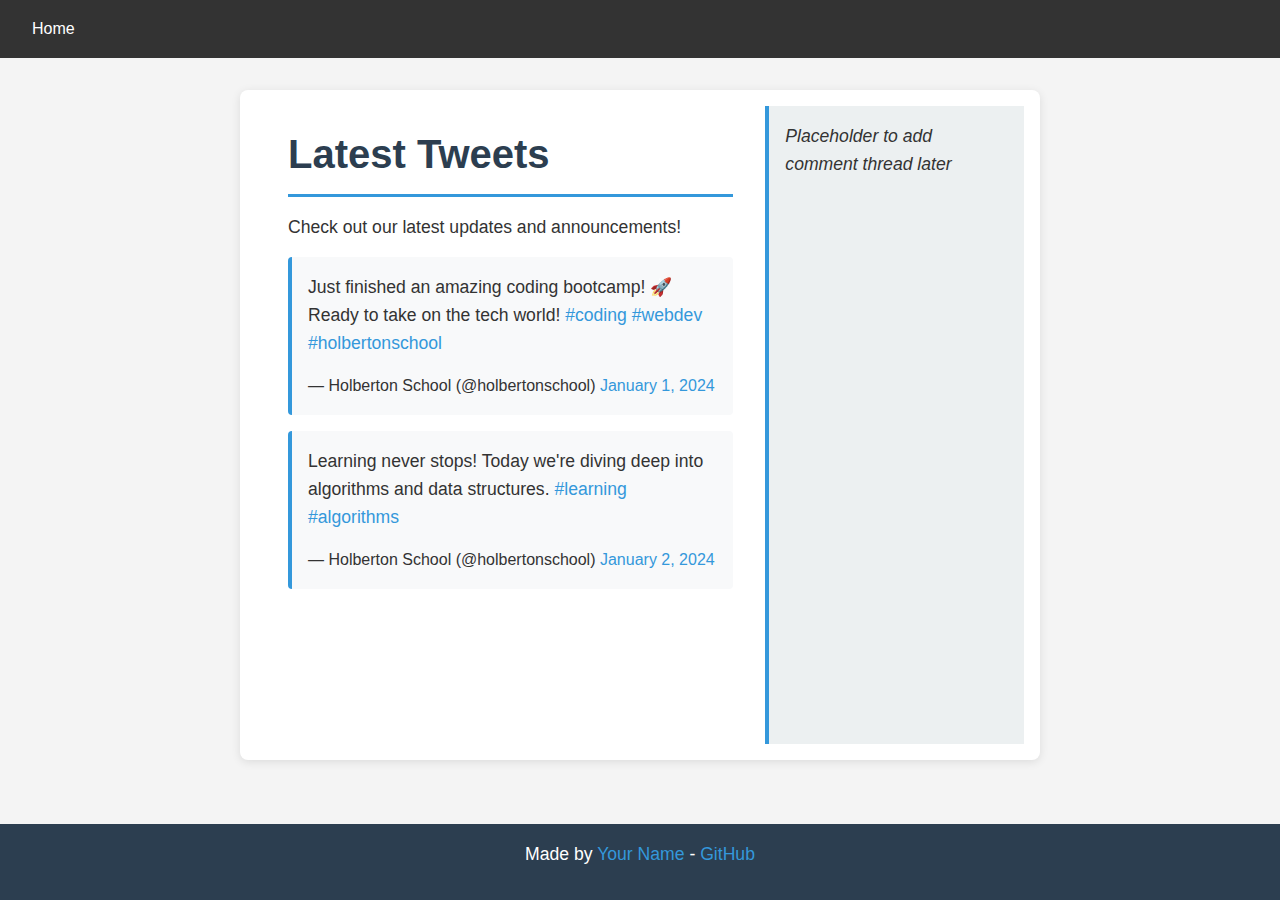
<file: css_basic/tweets.html>
<!DOCTYPE html>
<html lang="en">
<head>
    <meta charset="UTF-8">
    <meta name="viewport" content="width=device-width, initial-scale=1.0">
    <title>Tweets - Holberton School</title>
    <link href="base.css" rel="stylesheet">
    <link href="styles.css" rel="stylesheet">
</head>
<body class="works_on_smartphone">
    <header>
        <ul>
            <li><a href="index.html">Home</a></li>
        </ul>
    </header>
    <main>
        <article>
            <h1>Latest Tweets</h1>
            <p>Check out our latest updates and announcements!</p>
            
            <blockquote class="twitter-tweet">
                <p lang="en" dir="ltr">Just finished an amazing coding bootcamp! 🚀 Ready to take on the tech world! 
                <a href="https://twitter.com/hashtag/coding?src=hash&amp;ref_src=twsrc%5Etfw">#coding</a> 
                <a href="https://twitter.com/hashtag/webdev?src=hash&amp;ref_src=twsrc%5Etfw">#webdev</a> 
                <a href="https://twitter.com/hashtag/holbertonschool?src=hash&amp;ref_src=twsrc%5Etfw">#holbertonschool</a></p>&mdash; 
                Holberton School (@holbertonschool) 
                <a href="https://twitter.com/holbertonschool/status/1234567890123456789?ref_src=twsrc%5Etfw">January 1, 2024</a>
            </blockquote>
            
            <blockquote class="twitter-tweet">
                <p lang="en" dir="ltr">Learning never stops! Today we're diving deep into algorithms and data structures. 
                <a href="https://twitter.com/hashtag/learning?src=hash&amp;ref_src=twsrc%5Etfw">#learning</a> 
                <a href="https://twitter.com/hashtag/algorithms?src=hash&amp;ref_src=twsrc%5Etfw">#algorithms</a></p>&mdash; 
                Holberton School (@holbertonschool) 
                <a href="https://twitter.com/holbertonschool/status/1234567890123456790?ref_src=twsrc%5Etfw">January 2, 2024</a>
            </blockquote>
        </article>
        <aside>
            <p>Placeholder to add comment thread later</p>
        </aside>
    </main>
    <footer>
        <p>Made by <a href="https://twitter.com/yourusername" target="_blank">Your Name</a> - <a href="https://github.com/yourusername" target="_blank">GitHub</a></p>
    </footer>
</body>
</html>
</file>
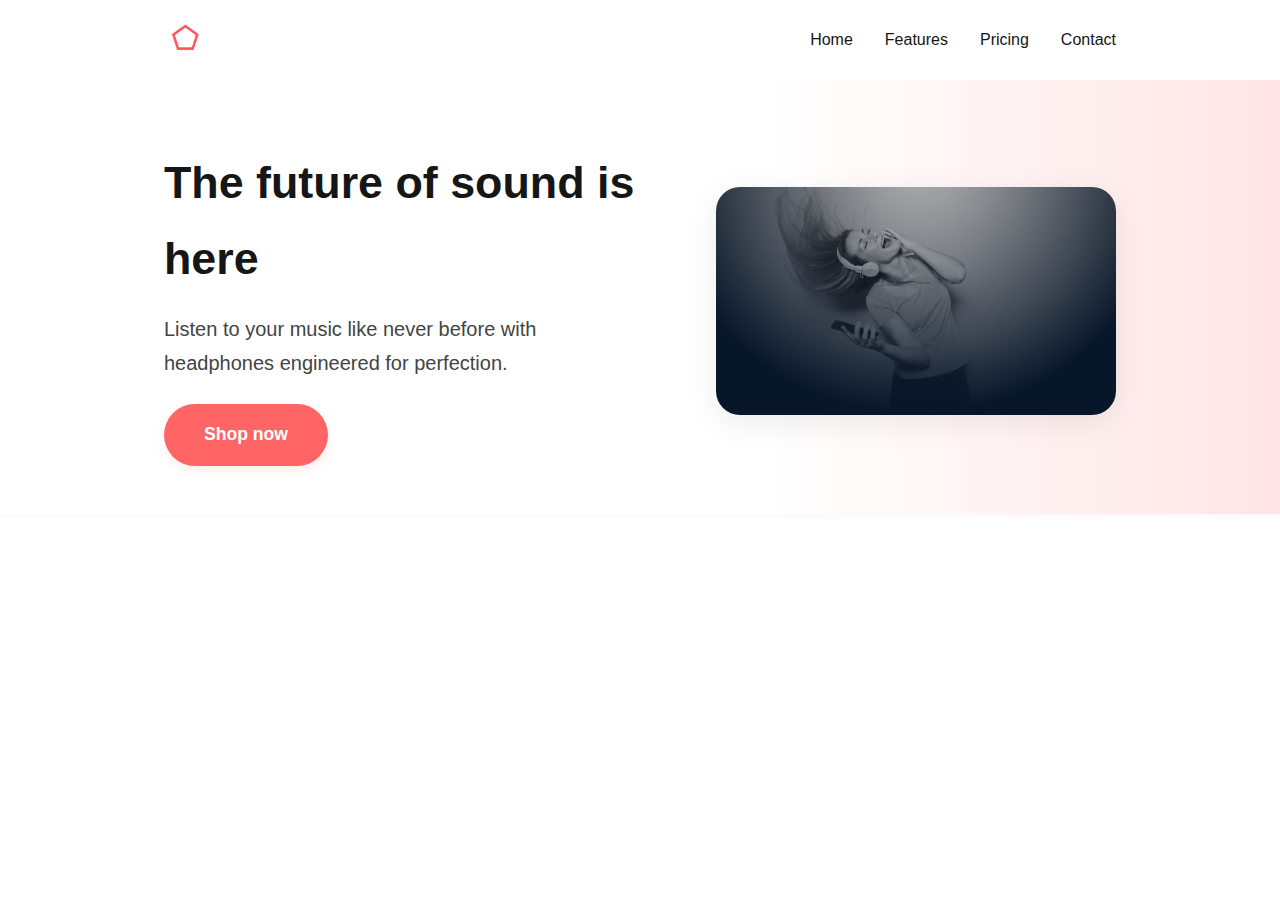
<file: headphones/0-index.html>
<!DOCTYPE html>
<html lang="en">
<head>
  <meta charset="UTF-8">
  <meta name="viewport" content="width=device-width, initial-scale=1.0">
  <title>Headphones Landing</title>
  <link rel="icon" type="image/png" href="images/favicon.png">
  <link rel="stylesheet" href="0-styles.css">
</head>
<body>
  <header class="site-header">
    <div class="container header-container">
      <a href="#" class="logo">
        <img src="images/logo_headphones.png" alt="Headphones logo">
      </a>
      <nav class="main-nav">
        <ul>
          <li><a href="#">Home</a></li>
          <li><a href="#">Features</a></li>
          <li><a href="#">Pricing</a></li>
          <li><a href="#">Contact</a></li>
        </ul>
      </nav>
    </div>
    <section class="hero">
      <div class="container hero-container">
        <div class="hero-content">
          <h1>The future of sound is here</h1>
          <p>Listen to your music like never before with headphones engineered for perfection.</p>
          <a href="#" class="btn btn-primary">Shop now</a>
        </div>
        <div class="hero-image">
          <img src="images/headphones_hero_1.jpg" alt="Headphones hero">
        </div>
      </div>
    </section>
  </header>
</body>
</html>
</file>
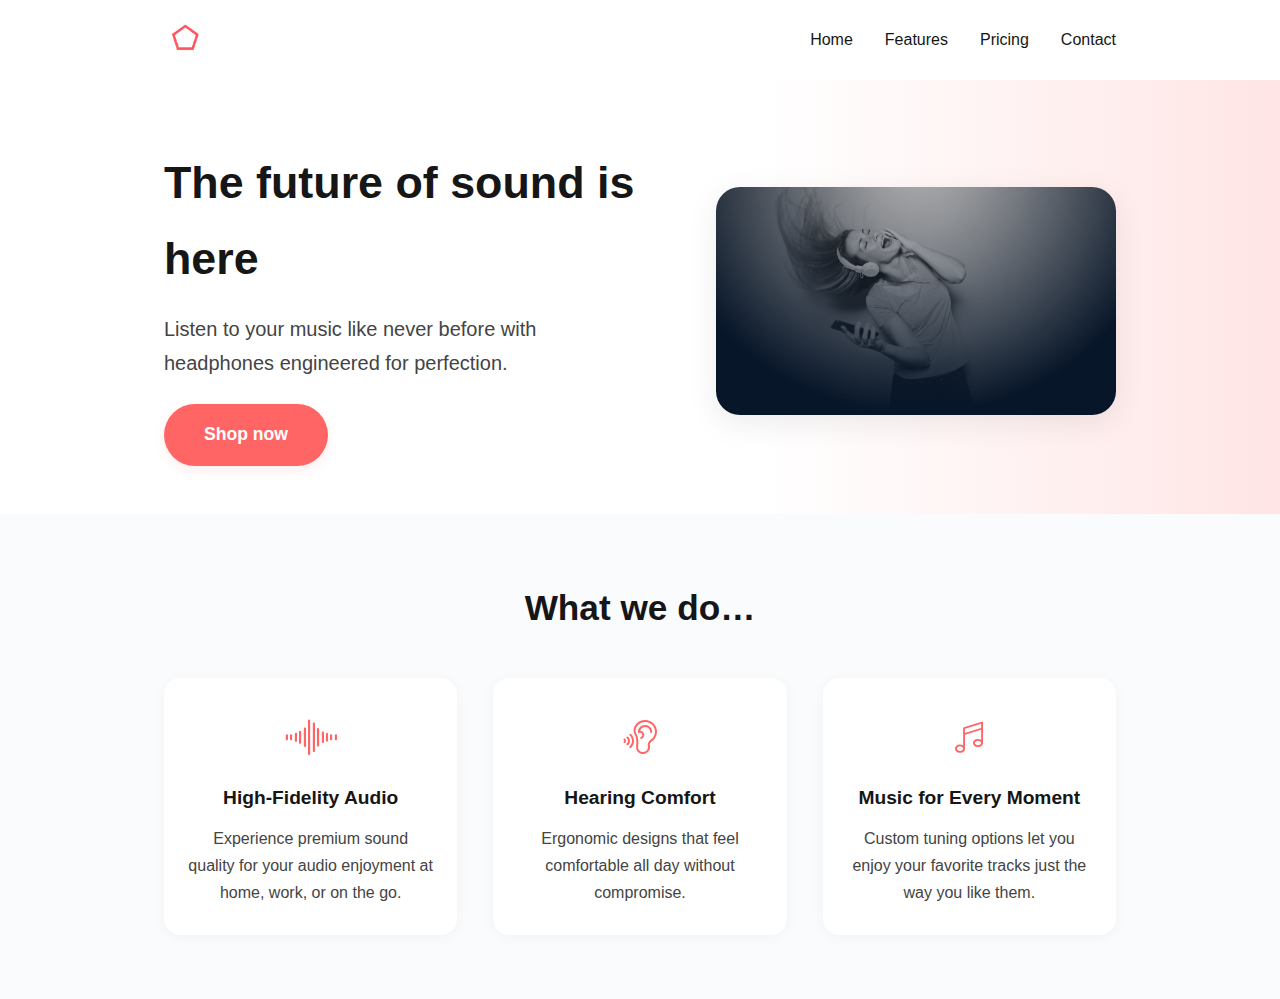
<file: headphones/1-index.html>
<!DOCTYPE html>
<html lang="en">
<head>
  <meta charset="UTF-8">
  <meta name="viewport" content="width=device-width, initial-scale=1.0">
  <title>Headphones Landing</title>
  <link rel="icon" type="image/png" href="images/favicon.png">
  <link rel="stylesheet" href="icons/style.css">
  <link rel="stylesheet" href="1-styles.css">
</head>
<body>
  <header class="site-header">
    <div class="container header-container">
      <a href="#" class="logo">
        <img src="images/logo_headphones.png" alt="Headphones logo">
      </a>
      <nav class="main-nav">
        <ul>
          <li><a href="#">Home</a></li>
          <li><a href="#">Features</a></li>
          <li><a href="#">Pricing</a></li>
          <li><a href="#">Contact</a></li>
        </ul>
      </nav>
    </div>
    <section class="hero">
      <div class="container hero-container">
        <div class="hero-content">
          <h1>The future of sound is here</h1>
          <p>Listen to your music like never before with headphones engineered for perfection.</p>
          <a href="#" class="btn btn-primary">Shop now</a>
        </div>
        <div class="hero-image">
          <img src="images/headphones_hero_1.jpg" alt="Headphones hero">
        </div>
      </div>
    </section>
  </header>
  <section class="features-section">
    <div class="container">
      <h2 class="section-title">What we do…</h2>
      <div class="features-list">
        <div class="feature-block">
          <span class="holberton_school-icon-ic_sound feature-icon"></span>
          <h3 class="feature-title">High-Fidelity Audio</h3>
          <p class="feature-desc">Experience premium sound quality for your audio enjoyment at home, work, or on the go.</p>
        </div>
        <div class="feature-block">
          <span class="holberton_school-icon-ic_hearing feature-icon"></span>
          <h3 class="feature-title">Hearing Comfort</h3>
          <p class="feature-desc">Ergonomic designs that feel comfortable all day without compromise.</p>
        </div>
        <div class="feature-block">
          <span class="holberton_school-icon-ic_music feature-icon"></span>
          <h3 class="feature-title">Music for Every Moment</h3>
          <p class="feature-desc">Custom tuning options let you enjoy your favorite tracks just the way you like them.</p>
        </div>
      </div>
    </div>
  </section>
</body>
</html>
</file>
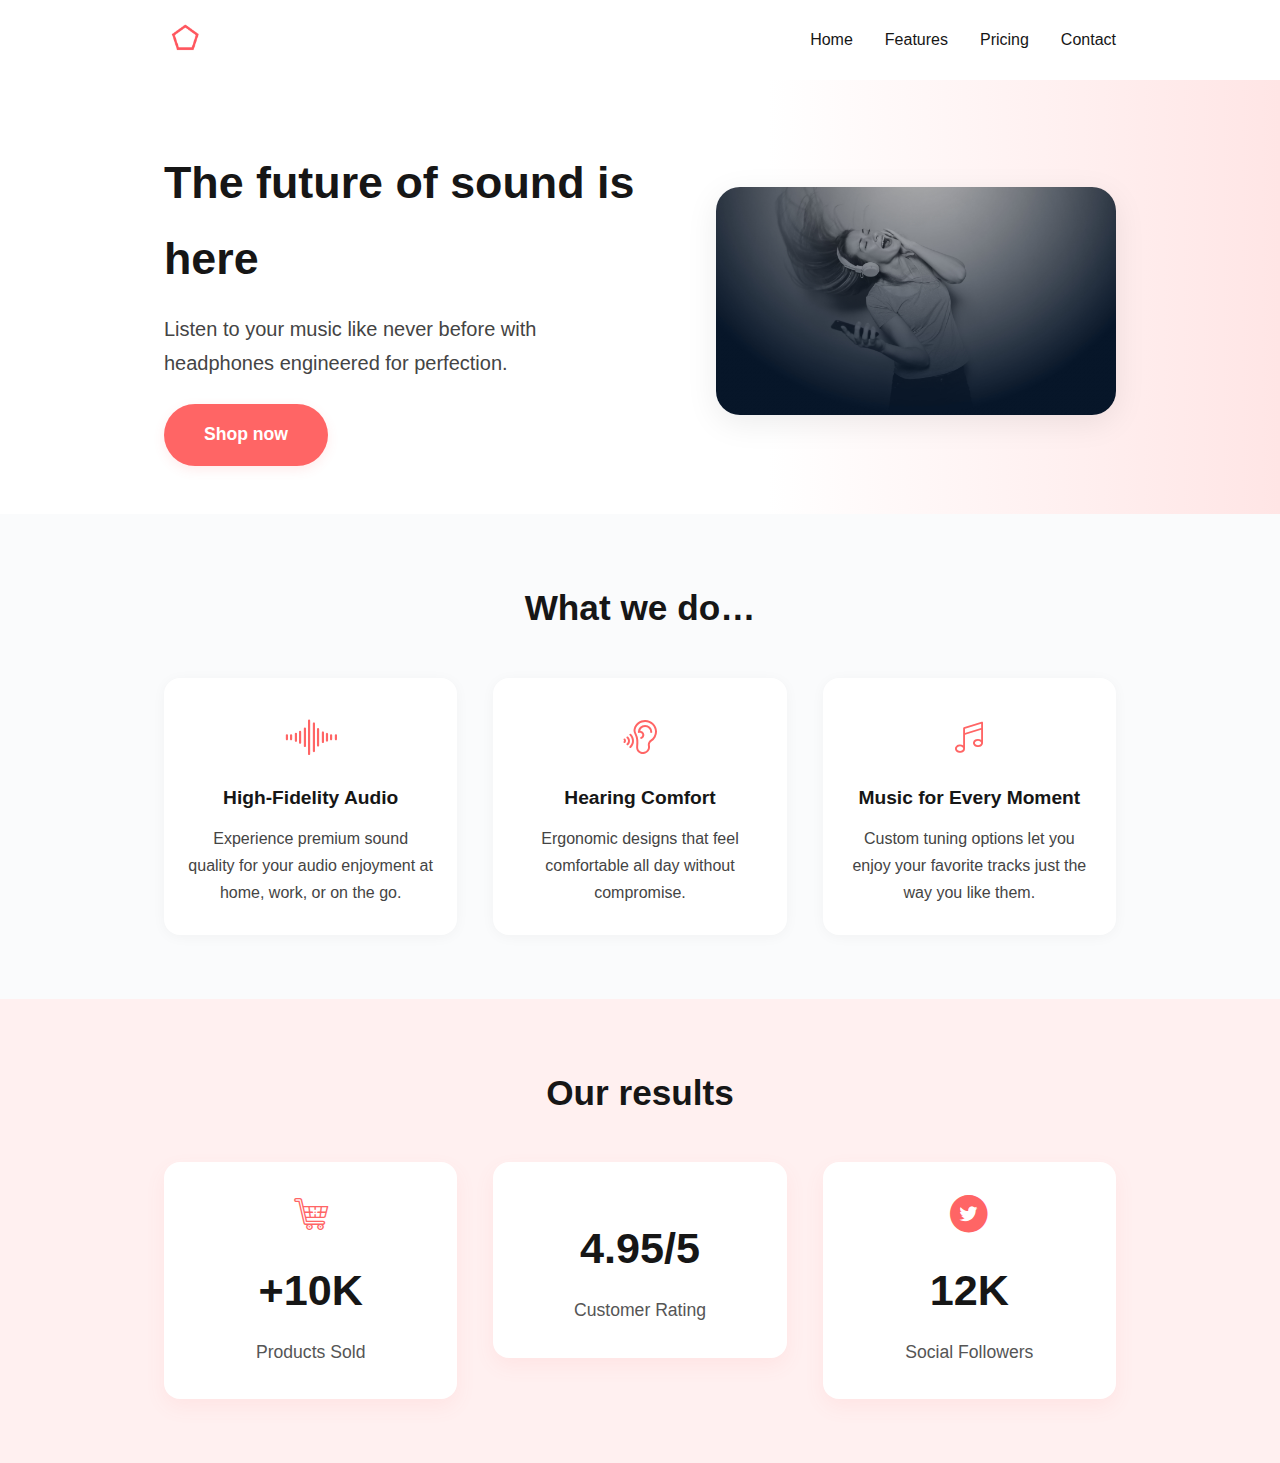
<file: headphones/2-index.html>
<!DOCTYPE html>
<html lang="en">
<head>
  <meta charset="UTF-8">
  <meta name="viewport" content="width=device-width, initial-scale=1.0">
  <title>Headphones Landing</title>
  <link rel="icon" type="image/png" href="images/favicon.png">
  <link rel="stylesheet" href="icons/style.css">
  <link rel="stylesheet" href="2-styles.css">
</head>
<body>
  <header class="site-header">
    <div class="container header-container">
      <a href="#" class="logo">
        <img src="images/logo_headphones.png" alt="Headphones logo">
      </a>
      <nav class="main-nav">
        <ul>
          <li><a href="#">Home</a></li>
          <li><a href="#">Features</a></li>
          <li><a href="#">Pricing</a></li>
          <li><a href="#">Contact</a></li>
        </ul>
      </nav>
    </div>
    <section class="hero">
      <div class="container hero-container">
        <div class="hero-content">
          <h1>The future of sound is here</h1>
          <p>Listen to your music like never before with headphones engineered for perfection.</p>
          <a href="#" class="btn btn-primary">Shop now</a>
        </div>
        <div class="hero-image">
          <img src="images/headphones_hero_1.jpg" alt="Headphones hero">
        </div>
      </div>
    </section>
  </header>
  <section class="features-section">
    <div class="container">
      <h2 class="section-title">What we do…</h2>
      <div class="features-list">
        <div class="feature-block">
          <span class="holberton_school-icon-ic_sound feature-icon"></span>
          <h3 class="feature-title">High-Fidelity Audio</h3>
          <p class="feature-desc">Experience premium sound quality for your audio enjoyment at home, work, or on the go.</p>
        </div>
        <div class="feature-block">
          <span class="holberton_school-icon-ic_hearing feature-icon"></span>
          <h3 class="feature-title">Hearing Comfort</h3>
          <p class="feature-desc">Ergonomic designs that feel comfortable all day without compromise.</p>
        </div>
        <div class="feature-block">
          <span class="holberton_school-icon-ic_music feature-icon"></span>
          <h3 class="feature-title">Music for Every Moment</h3>
          <p class="feature-desc">Custom tuning options let you enjoy your favorite tracks just the way you like them.</p>
        </div>
      </div>
    </div>
  </section>
  <section class="results-section">
    <div class="container">
      <h2 class="section-title">Our results</h2>
      <div class="results-list">
        <div class="result-block">
          <span class="holberton_school-icon-ic_cart result-icon"></span>
          <div class="result-data">
            <span class="result-value">+10K</span>
            <span class="result-label">Products Sold</span>
          </div>
        </div>
        <div class="result-block">
          <span class="holberton_school-icon-ic_star result-icon"></span>
          <div class="result-data">
            <span class="result-value">4.95/5</span>
            <span class="result-label">Customer Rating</span>
          </div>
        </div>
        <div class="result-block">
          <span class="holberton_school-icon-ic_twitter result-icon"></span>
          <div class="result-data">
            <span class="result-value">12K</span>
            <span class="result-label">Social Followers</span>
          </div>
        </div>
      </div>
    </div>
  </section>
</body>
</html>
</file>
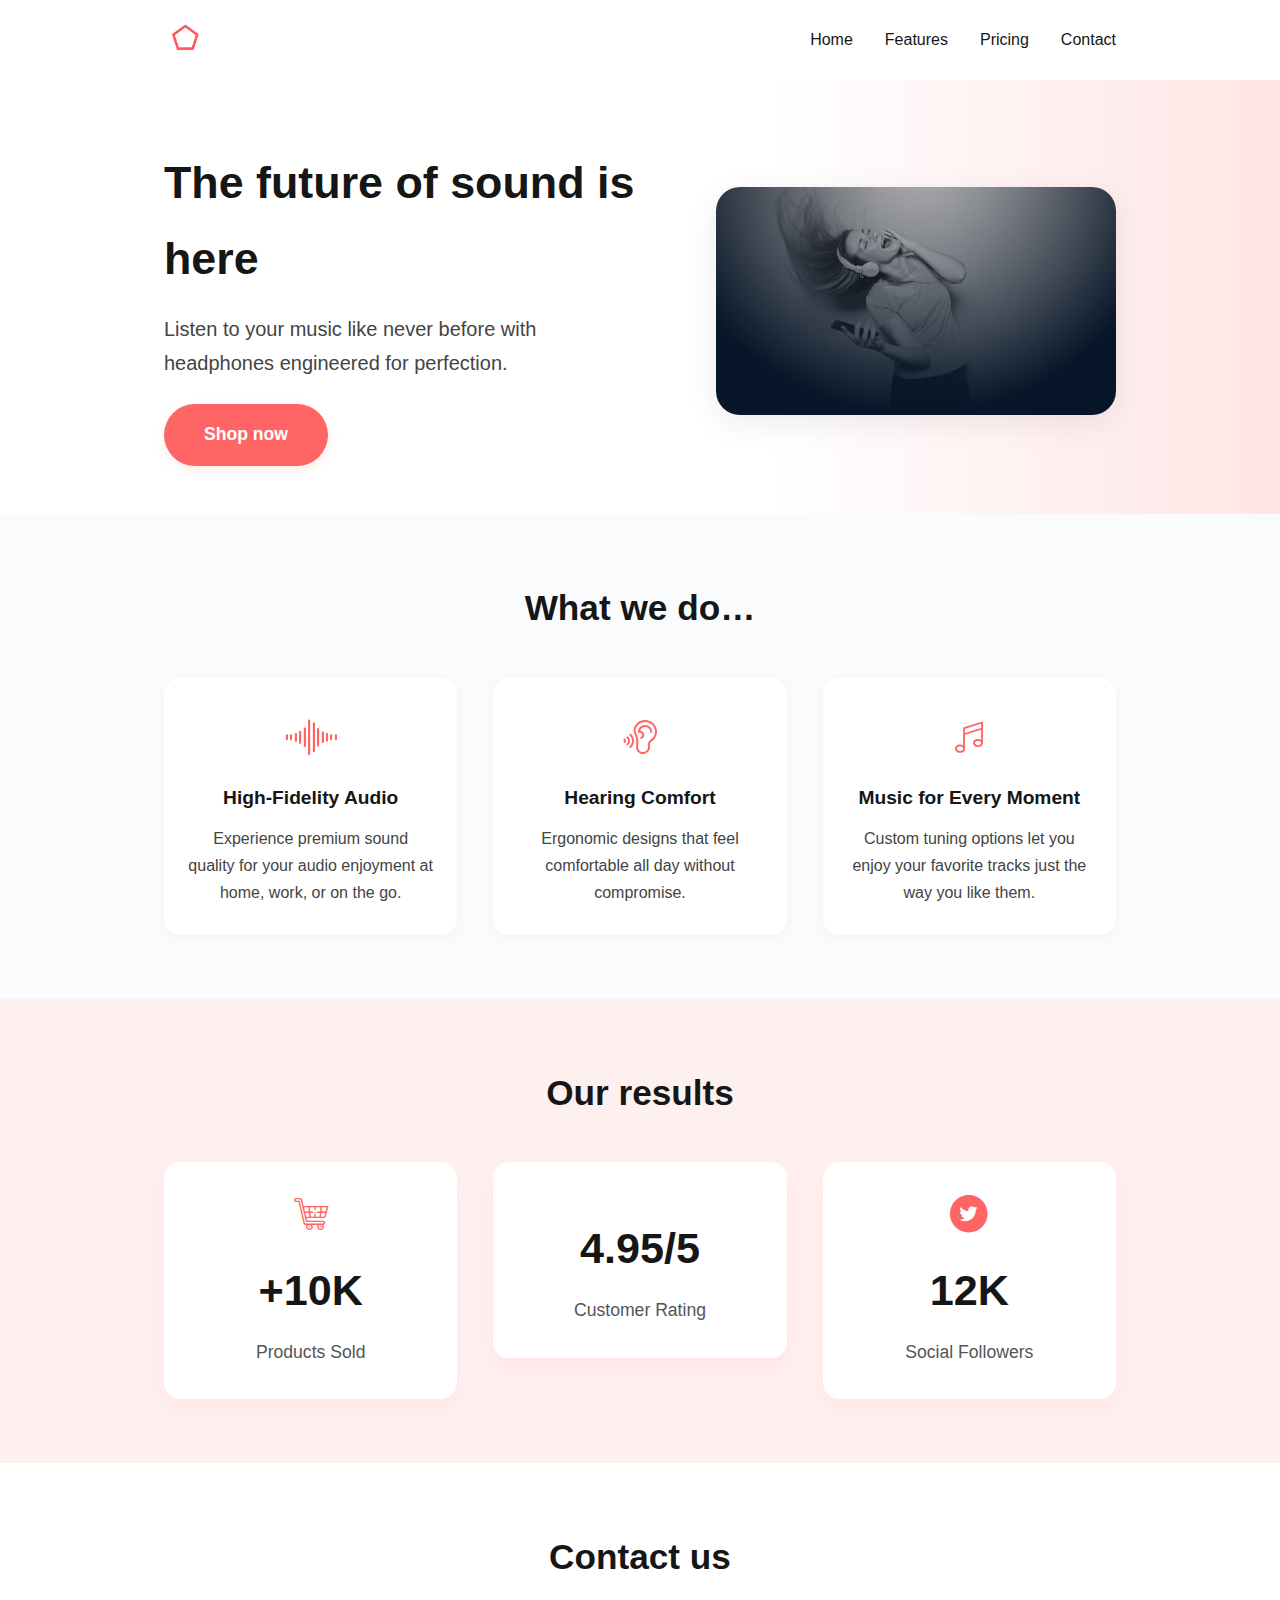
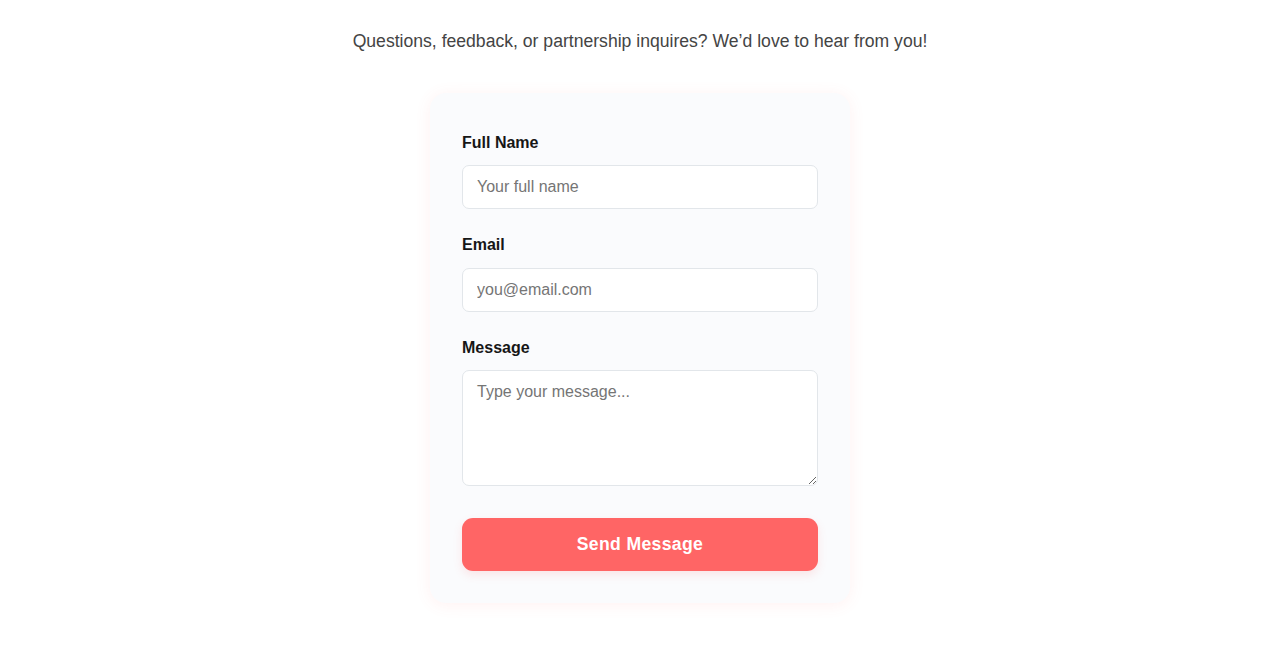
<file: headphones/3-index.html>
<!DOCTYPE html>
<html lang="en">
<head>
  <meta charset="UTF-8">
  <meta name="viewport" content="width=device-width, initial-scale=1.0">
  <title>Headphones Landing</title>
  <link rel="icon" type="image/png" href="images/favicon.png">
  <link rel="stylesheet" href="icons/style.css">
  <link rel="stylesheet" href="3-styles.css">
</head>
<body>
  <header class="site-header">
    <div class="container header-container">
      <a href="#" class="logo">
        <img src="images/logo_headphones.png" alt="Headphones logo">
      </a>
      <nav class="main-nav">
        <ul>
          <li><a href="#">Home</a></li>
          <li><a href="#">Features</a></li>
          <li><a href="#">Pricing</a></li>
          <li><a href="#">Contact</a></li>
        </ul>
      </nav>
    </div>
    <section class="hero">
      <div class="container hero-container">
        <div class="hero-content">
          <h1>The future of sound is here</h1>
          <p>Listen to your music like never before with headphones engineered for perfection.</p>
          <a href="#" class="btn btn-primary">Shop now</a>
        </div>
        <div class="hero-image">
          <img src="images/headphones_hero_1.jpg" alt="Headphones hero">
        </div>
      </div>
    </section>
  </header>
  <section class="features-section">
    <div class="container">
      <h2 class="section-title">What we do…</h2>
      <div class="features-list">
        <div class="feature-block">
          <span class="holberton_school-icon-ic_sound feature-icon"></span>
          <h3 class="feature-title">High-Fidelity Audio</h3>
          <p class="feature-desc">Experience premium sound quality for your audio enjoyment at home, work, or on the go.</p>
        </div>
        <div class="feature-block">
          <span class="holberton_school-icon-ic_hearing feature-icon"></span>
          <h3 class="feature-title">Hearing Comfort</h3>
          <p class="feature-desc">Ergonomic designs that feel comfortable all day without compromise.</p>
        </div>
        <div class="feature-block">
          <span class="holberton_school-icon-ic_music feature-icon"></span>
          <h3 class="feature-title">Music for Every Moment</h3>
          <p class="feature-desc">Custom tuning options let you enjoy your favorite tracks just the way you like them.</p>
        </div>
      </div>
    </div>
  </section>
  <section class="results-section">
    <div class="container">
      <h2 class="section-title">Our results</h2>
      <div class="results-list">
        <div class="result-block">
          <span class="holberton_school-icon-ic_cart result-icon"></span>
          <div class="result-data">
            <span class="result-value">+10K</span>
            <span class="result-label">Products Sold</span>
          </div>
        </div>
        <div class="result-block">
          <span class="holberton_school-icon-ic_star result-icon"></span>
          <div class="result-data">
            <span class="result-value">4.95/5</span>
            <span class="result-label">Customer Rating</span>
          </div>
        </div>
        <div class="result-block">
          <span class="holberton_school-icon-ic_twitter result-icon"></span>
          <div class="result-data">
            <span class="result-value">12K</span>
            <span class="result-label">Social Followers</span>
          </div>
        </div>
      </div>
    </div>
  </section>
  <section class="contact-section">
    <div class="container">
      <h2 class="section-title">Contact us</h2>
      <p class="contact-desc">Questions, feedback, or partnership inquires? We’d love to hear from you!</p>
      <form class="contact-form" action="#" method="post" autocomplete="off" novalidate>
        <div class="form-row">
          <label for="fullname">Full Name</label>
          <input type="text" id="fullname" name="fullname" required placeholder="Your full name">
        </div>
        <div class="form-row">
          <label for="email">Email</label>
          <input type="email" id="email" name="email" required placeholder="you@email.com">
        </div>
        <div class="form-row">
          <label for="message">Message</label>
          <textarea id="message" name="message" rows="5" required placeholder="Type your message..."></textarea>
        </div>
        <button type="submit" class="btn btn-primary">Send Message</button>
      </form>
    </div>
  </section>
</body>
</html>
</file>
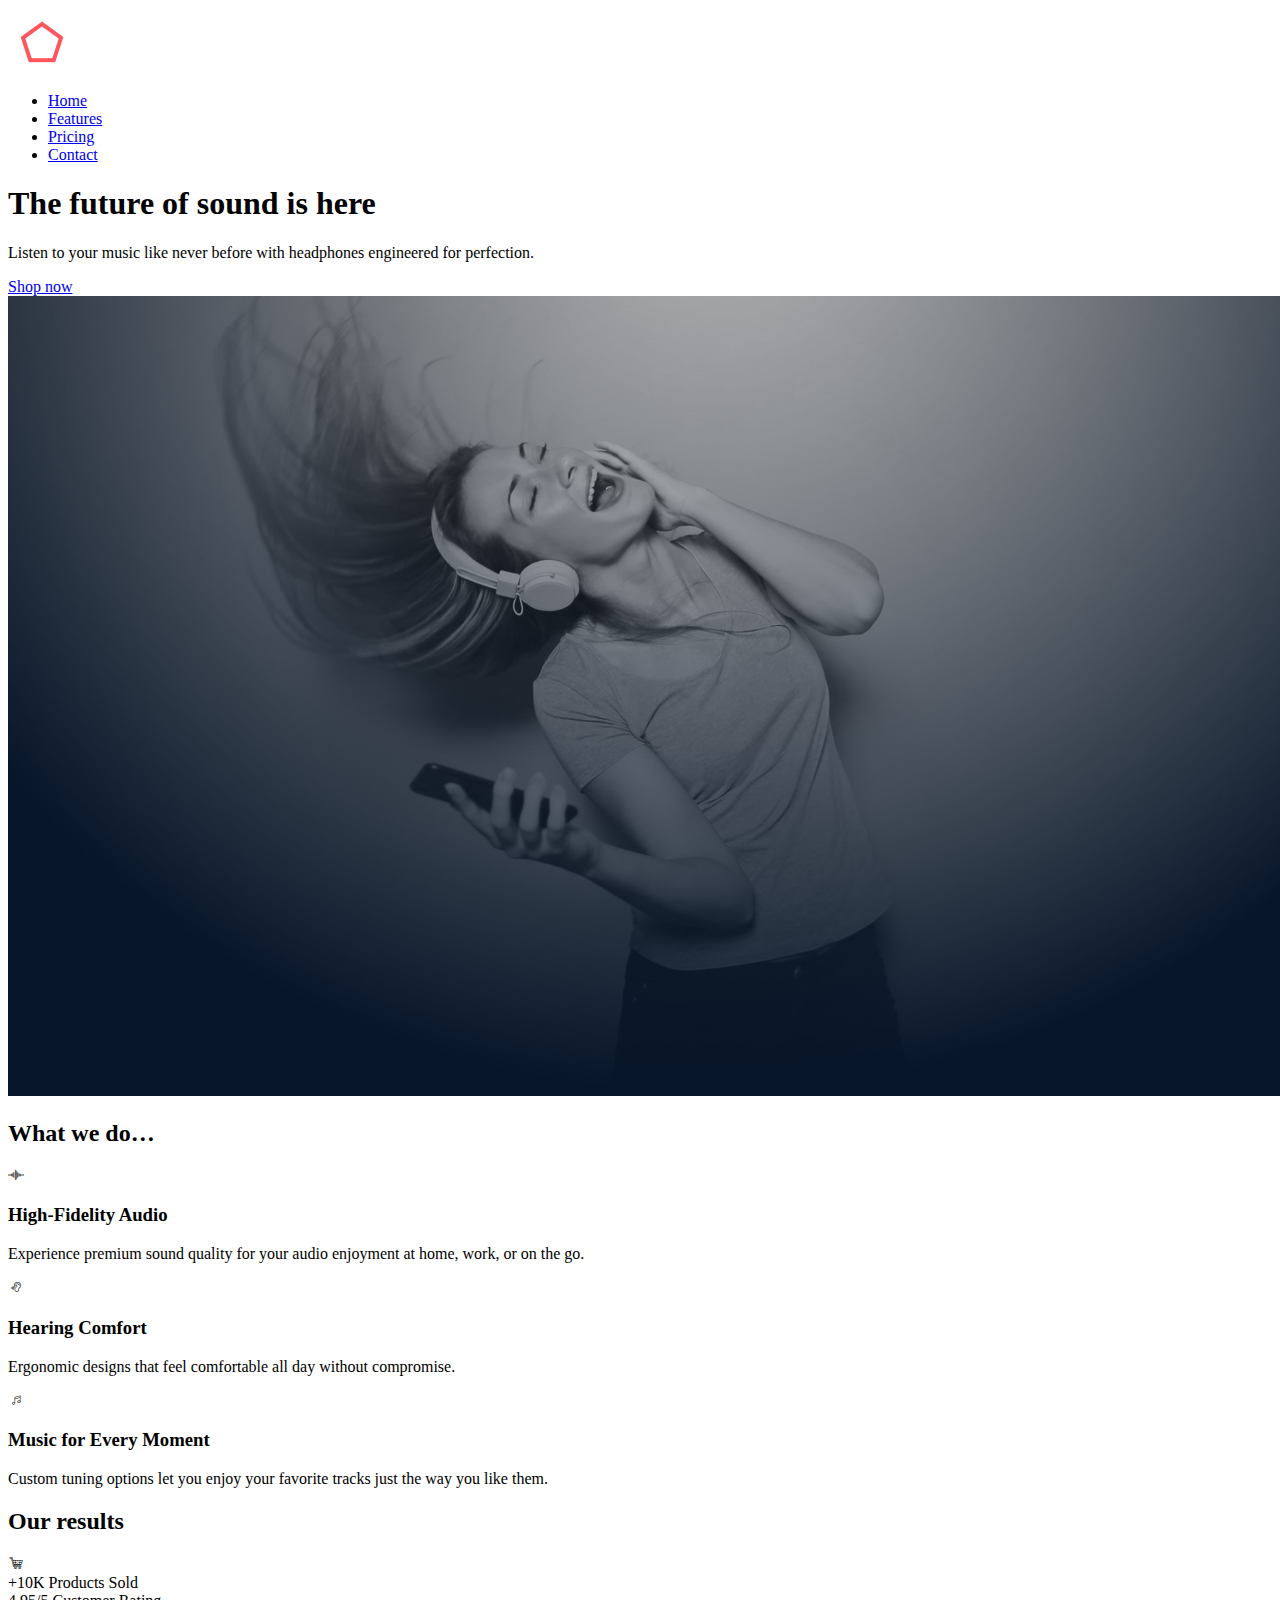
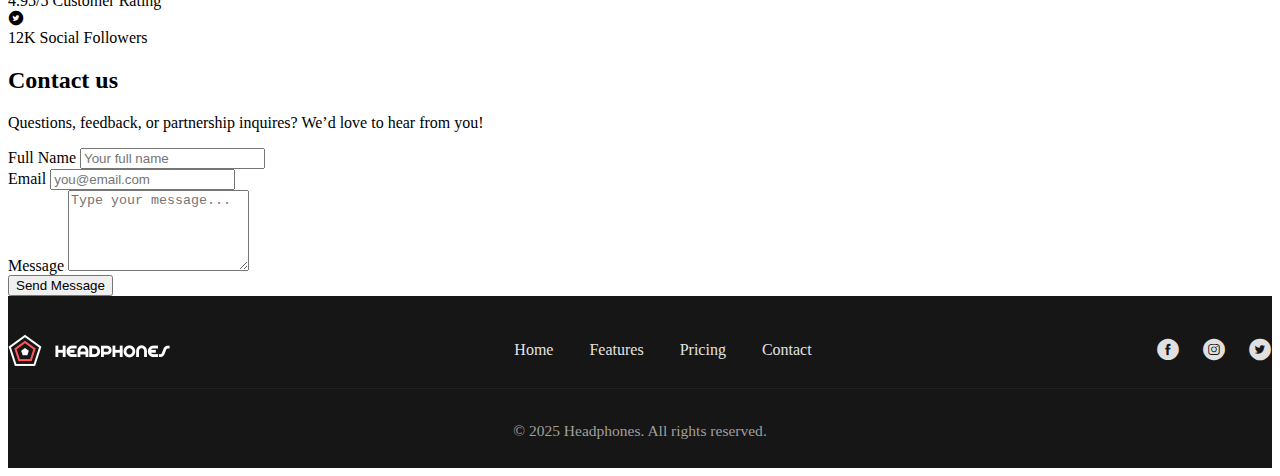
<file: headphones/4-index.html>
<!DOCTYPE html>
<html lang="en">
<head>
  <meta charset="UTF-8">
  <meta name="viewport" content="width=device-width, initial-scale=1.0">
  <title>Headphones Landing</title>
  <link rel="icon" type="image/png" href="images/favicon.png">
  <link rel="stylesheet" href="icons/style.css">
  <link rel="stylesheet" href="4-styles.css">
</head>
<body>
  <header class="site-header">
    <div class="container header-container">
      <a href="#" class="logo">
        <img src="images/logo_headphones.png" alt="Headphones logo">
      </a>
      <nav class="main-nav">
        <ul>
          <li><a href="#">Home</a></li>
          <li><a href="#">Features</a></li>
          <li><a href="#">Pricing</a></li>
          <li><a href="#">Contact</a></li>
        </ul>
      </nav>
    </div>
    <section class="hero">
      <div class="container hero-container">
        <div class="hero-content">
          <h1>The future of sound is here</h1>
          <p>Listen to your music like never before with headphones engineered for perfection.</p>
          <a href="#" class="btn btn-primary">Shop now</a>
        </div>
        <div class="hero-image">
          <img src="images/headphones_hero_1.jpg" alt="Headphones hero">
        </div>
      </div>
    </section>
  </header>
  <section class="features-section">
    <div class="container">
      <h2 class="section-title">What we do…</h2>
      <div class="features-list">
        <div class="feature-block">
          <span class="holberton_school-icon-ic_sound feature-icon"></span>
          <h3 class="feature-title">High-Fidelity Audio</h3>
          <p class="feature-desc">Experience premium sound quality for your audio enjoyment at home, work, or on the go.</p>
        </div>
        <div class="feature-block">
          <span class="holberton_school-icon-ic_hearing feature-icon"></span>
          <h3 class="feature-title">Hearing Comfort</h3>
          <p class="feature-desc">Ergonomic designs that feel comfortable all day without compromise.</p>
        </div>
        <div class="feature-block">
          <span class="holberton_school-icon-ic_music feature-icon"></span>
          <h3 class="feature-title">Music for Every Moment</h3>
          <p class="feature-desc">Custom tuning options let you enjoy your favorite tracks just the way you like them.</p>
        </div>
      </div>
    </div>
  </section>
  <section class="results-section">
    <div class="container">
      <h2 class="section-title">Our results</h2>
      <div class="results-list">
        <div class="result-block">
          <span class="holberton_school-icon-ic_cart result-icon"></span>
          <div class="result-data">
            <span class="result-value">+10K</span>
            <span class="result-label">Products Sold</span>
          </div>
        </div>
        <div class="result-block">
          <span class="holberton_school-icon-ic_star result-icon"></span>
          <div class="result-data">
            <span class="result-value">4.95/5</span>
            <span class="result-label">Customer Rating</span>
          </div>
        </div>
        <div class="result-block">
          <span class="holberton_school-icon-ic_twitter result-icon"></span>
          <div class="result-data">
            <span class="result-value">12K</span>
            <span class="result-label">Social Followers</span>
          </div>
        </div>
      </div>
    </div>
  </section>
  <section class="contact-section">
    <div class="container">
      <h2 class="section-title">Contact us</h2>
      <p class="contact-desc">Questions, feedback, or partnership inquires? We’d love to hear from you!</p>
      <form class="contact-form" action="#" method="post" autocomplete="off" novalidate>
        <div class="form-row">
          <label for="fullname">Full Name</label>
          <input type="text" id="fullname" name="fullname" required placeholder="Your full name">
        </div>
        <div class="form-row">
          <label for="email">Email</label>
          <input type="email" id="email" name="email" required placeholder="you@email.com">
        </div>
        <div class="form-row">
          <label for="message">Message</label>
          <textarea id="message" name="message" rows="5" required placeholder="Type your message..."></textarea>
        </div>
        <button type="submit" class="btn btn-primary">Send Message</button>
      </form>
    </div>
  </section>
  <footer class="site-footer">
    <div class="container footer-main">
      <div class="footer-brand">
        <a href="#" class="logo"><img src="images/logo_headphones.png" alt="Headphones logo"></a>
      </div>
      <nav class="footer-nav">
        <ul>
          <li><a href="#">Home</a></li>
          <li><a href="#">Features</a></li>
          <li><a href="#">Pricing</a></li>
          <li><a href="#">Contact</a></li>
        </ul>
      </nav>
      <div class="footer-social">
        <a href="#" aria-label="Facebook" class="holberton_school-icon-ic_facebook social-icon"></a>
        <a href="#" aria-label="Instagram" class="holberton_school-icon-ic_instagram social-icon"></a>
        <a href="#" aria-label="Twitter" class="holberton_school-icon-ic_twitter social-icon"></a>
      </div>
    </div>
    <div class="container footer-bottom">
      <p>© 2025 Headphones. All rights reserved.</p>
    </div>
  </footer>
</body>
</html>
</file>
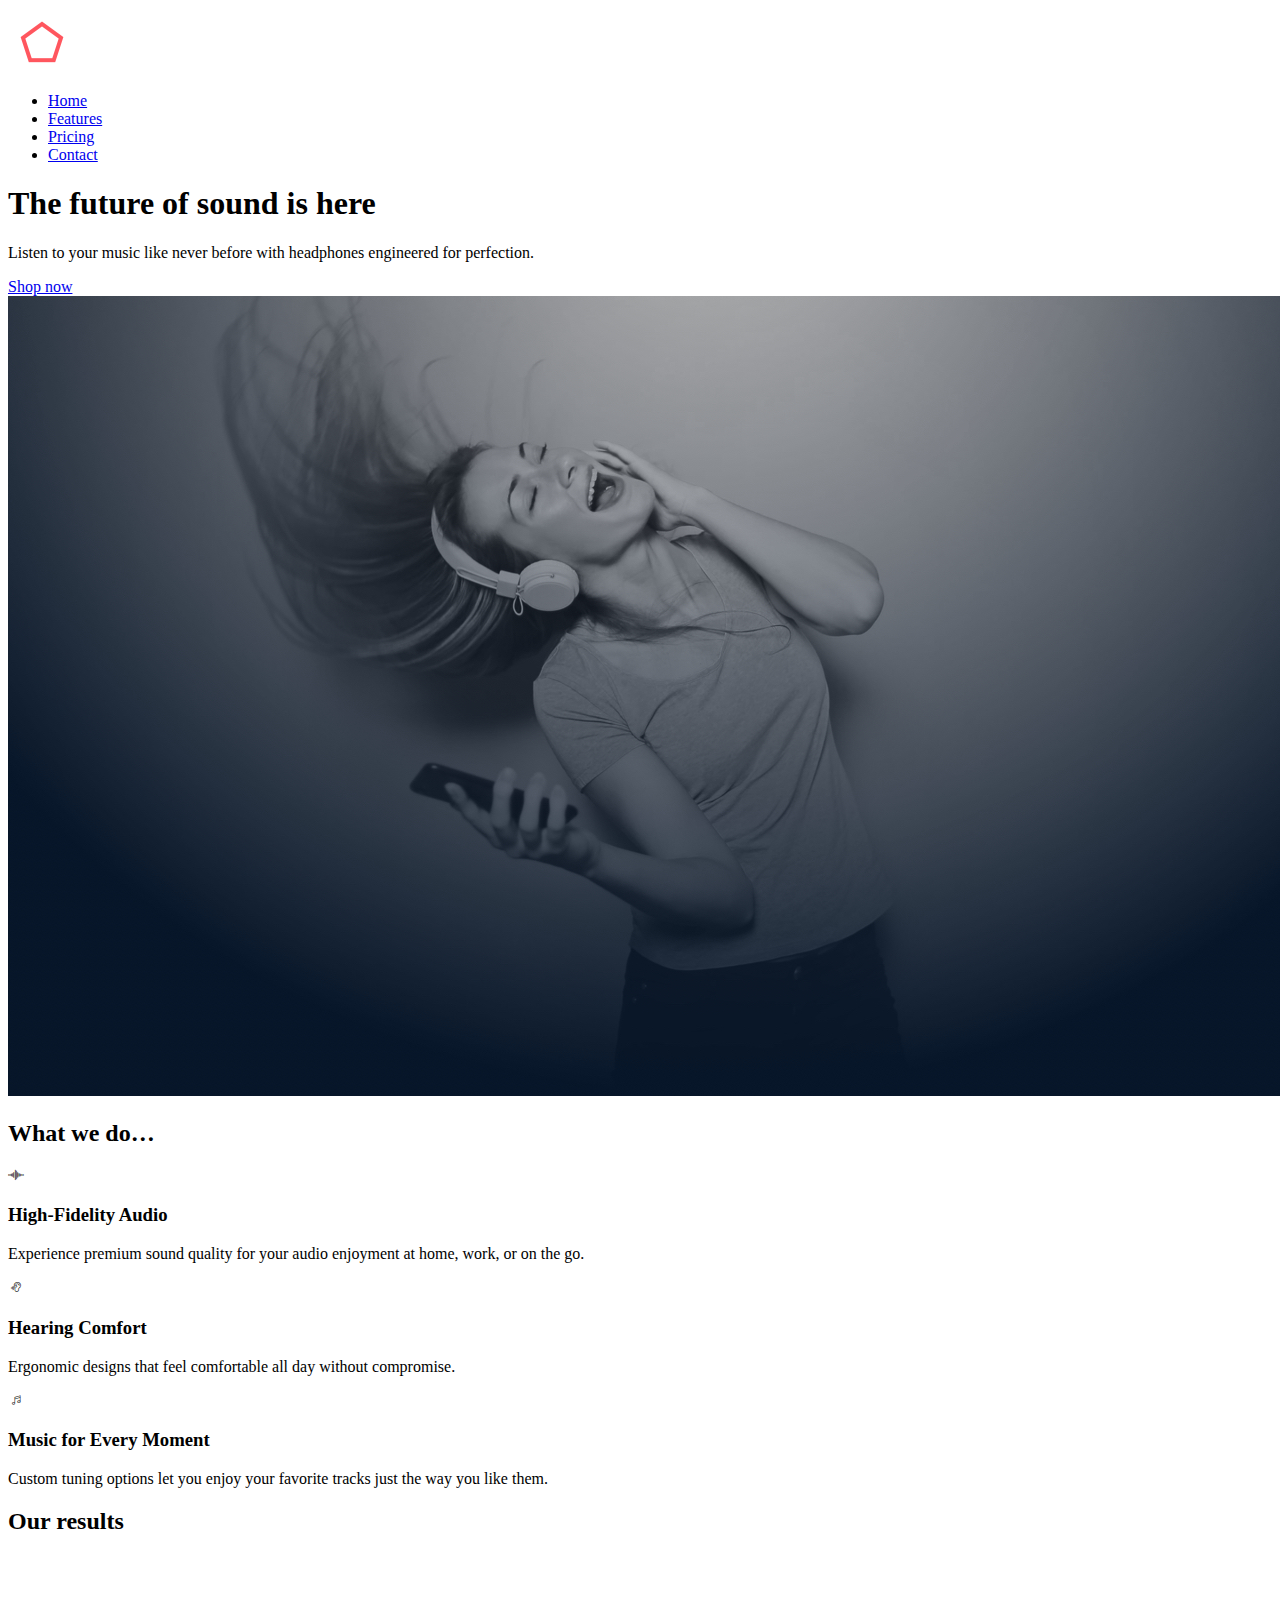
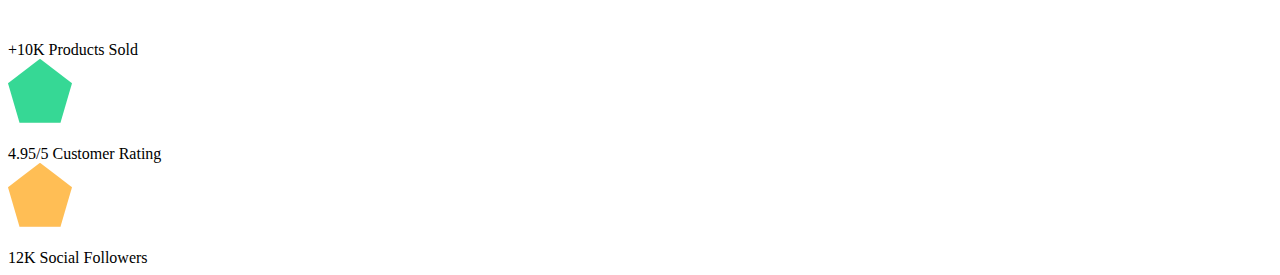
<file: headphones/6-index.html>
<!DOCTYPE html>
<html lang="en">
<head>
  <meta charset="UTF-8">
  <meta name="viewport" content="width=device-width, initial-scale=1.0">
  <title>Headphones Landing</title>
  <link rel="icon" type="image/png" href="images/favicon.png">
  <link rel="stylesheet" href="icons/style.css">
  <link rel="stylesheet" href="6-styles.css">
</head>
<body>
  <header class="site-header">
    <div class="container header-container">
      <a href="#" class="logo">
        <img src="images/logo_headphones.png" alt="Headphones logo">
      </a>
      <nav class="main-nav">
        <ul>
          <li><a href="#">Home</a></li>
          <li><a href="#">Features</a></li>
          <li><a href="#">Pricing</a></li>
          <li><a href="#">Contact</a></li>
        </ul>
      </nav>
    </div>
    <section class="hero">
      <div class="container hero-container">
        <div class="hero-content">
          <h1>The future of sound is here</h1>
          <p>Listen to your music like never before with headphones engineered for perfection.</p>
          <a href="#" class="btn btn-primary">Shop now</a>
        </div>
        <div class="hero-image">
          <img src="images/headphones_hero_1.jpg" alt="Headphones hero">
        </div>
      </div>
    </section>
  </header>
  <section class="features-section">
    <div class="container">
      <h2 class="section-title">What we do…</h2>
      <div class="features-list">
        <div class="feature-block">
          <span class="holberton_school-icon-ic_sound feature-icon"></span>
          <h3 class="feature-title">High-Fidelity Audio</h3>
          <p class="feature-desc">Experience premium sound quality for your audio enjoyment at home, work, or on the go.</p>
        </div>
        <div class="feature-block">
          <span class="holberton_school-icon-ic_hearing feature-icon"></span>
          <h3 class="feature-title">Hearing Comfort</h3>
          <p class="feature-desc">Ergonomic designs that feel comfortable all day without compromise.</p>
        </div>
        <div class="feature-block">
          <span class="holberton_school-icon-ic_music feature-icon"></span>
          <h3 class="feature-title">Music for Every Moment</h3>
          <p class="feature-desc">Custom tuning options let you enjoy your favorite tracks just the way you like them.</p>
        </div>
      </div>
    </div>
  </section>
  <section class="results-section">
    <div class="container">
      <h2 class="section-title">Our results</h2>
      <div class="results-list">
        <div class="result-block">
          <span class="pentagon"></span>
          <div class="result-data">
            <span class="result-value">+10K</span>
            <span class="result-label">Products Sold</span>
          </div>
        </div>
        <div class="result-block">
          <span class="pentagon pentagon-alt"></span>
          <div class="result-data">
            <span class="result-value">4.95/5</span>
            <span class="result-label">Customer Rating</span>
          </div>
        </div>
        <div class="result-block">
          <span class="pentagon pentagon-accent"></span>
          <div class="result-data">
            <span class="result-value">12K</span>
            <span class="result-label">Social Followers</span>
          </div>
        </div>
      </div>
    </div>
  </section>
</body>
</html>
</file>
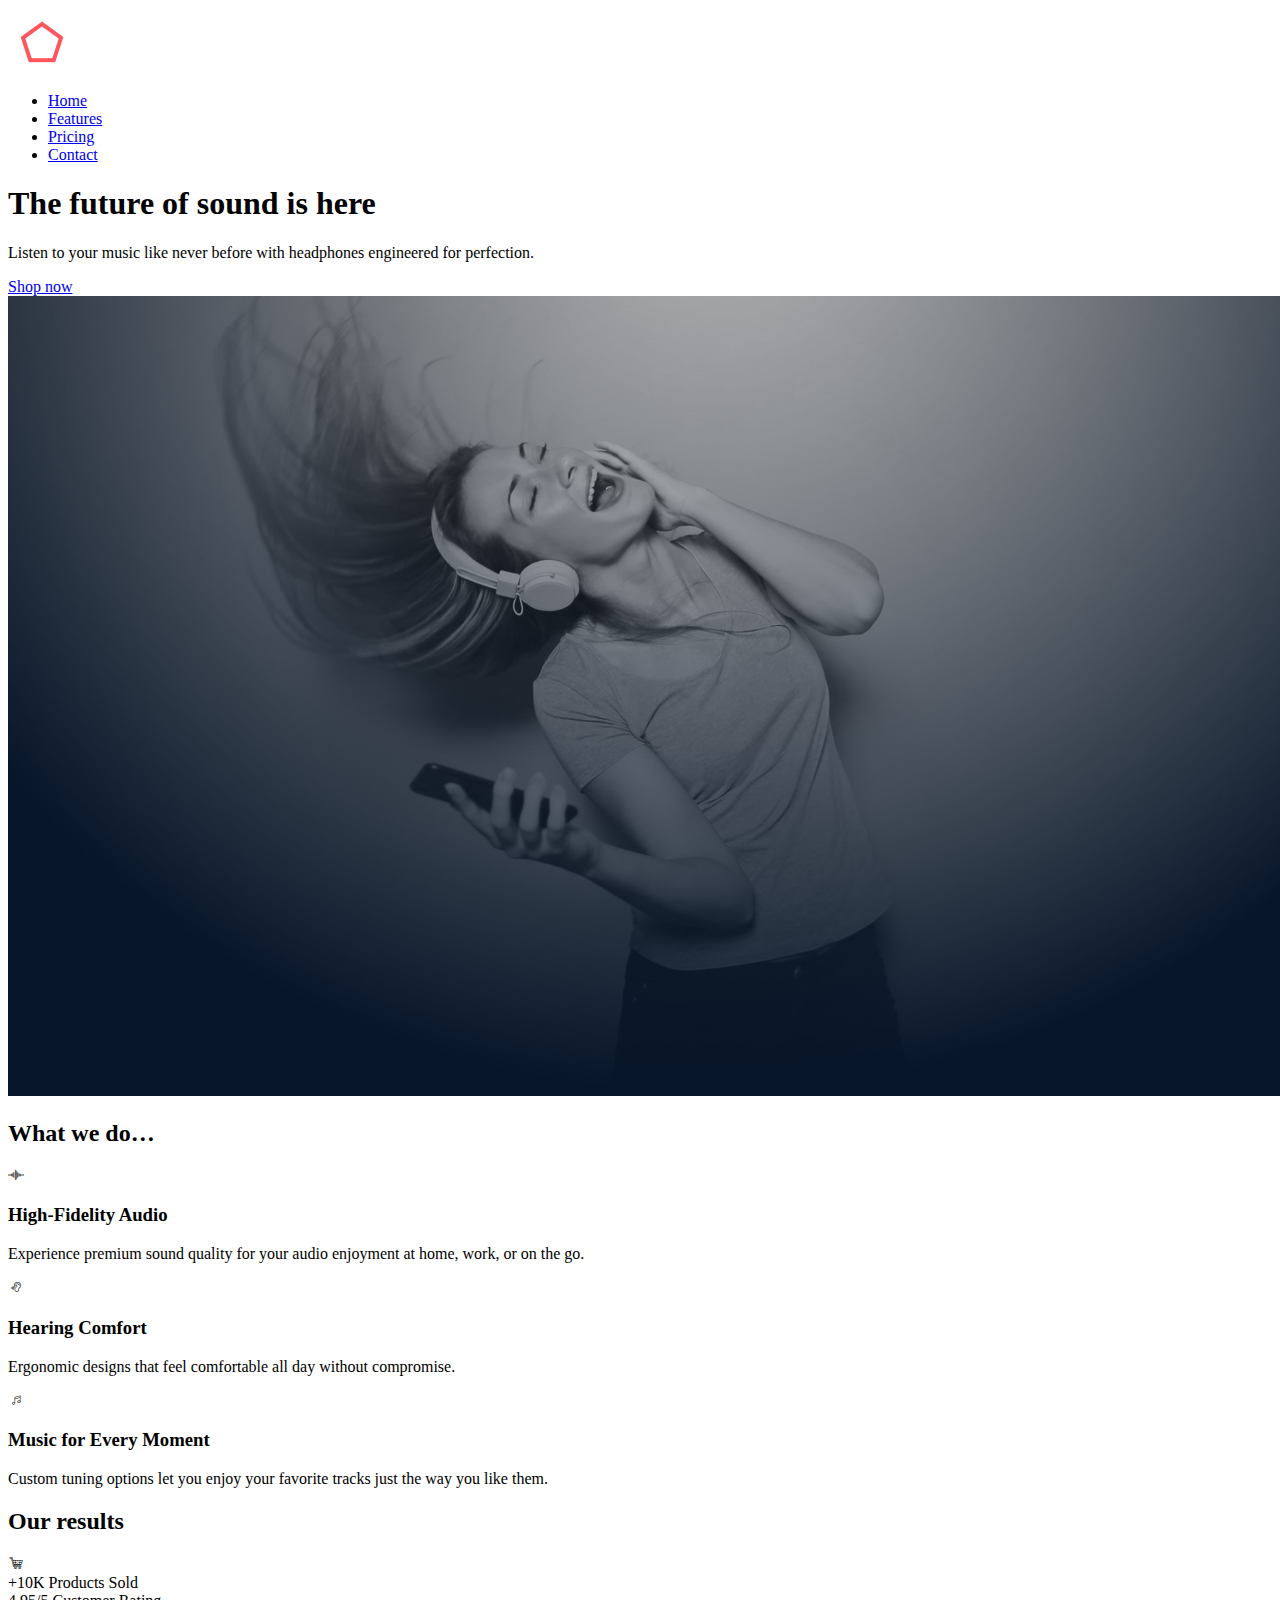
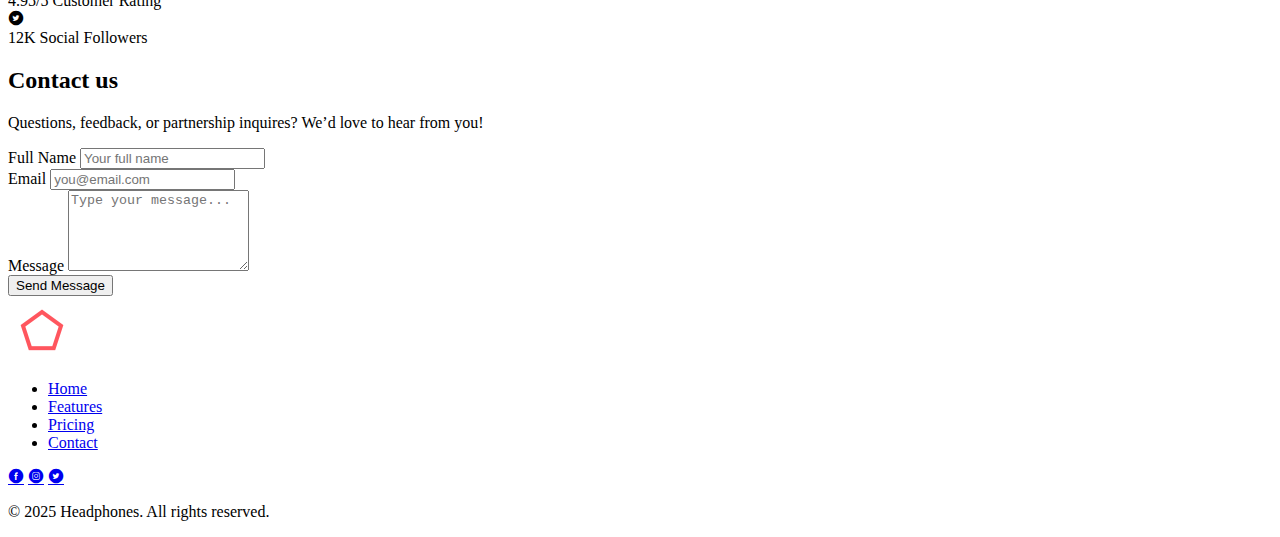
<file: headphones/7-index.html>
<!DOCTYPE html>
<html lang="en">
<head>
  <meta charset="UTF-8">
  <meta name="viewport" content="width=device-width, initial-scale=1.0">
  <title>Headphones Landing</title>
  <link rel="icon" type="image/png" href="images/favicon.png">
  <link rel="stylesheet" href="icons/style.css">
  <link rel="stylesheet" href="7-styles.css">
</head>
<body>
  <header class="site-header">
    <div class="container header-container">
      <a href="#" class="logo">
        <img src="images/logo_headphones.png" alt="Headphones logo">
      </a>
      <nav class="main-nav">
        <ul>
          <li><a href="#">Home</a></li>
          <li><a href="#">Features</a></li>
          <li><a href="#">Pricing</a></li>
          <li><a href="#">Contact</a></li>
        </ul>
      </nav>
    </div>
    <section class="hero">
      <div class="container hero-container">
        <div class="hero-content">
          <h1>The future of sound is here</h1>
          <p>Listen to your music like never before with headphones engineered for perfection.</p>
          <a href="#" class="btn btn-primary">Shop now</a>
        </div>
        <div class="hero-image">
          <img src="images/headphones_hero_1.jpg" alt="Headphones hero">
        </div>
      </div>
    </section>
  </header>
  <section class="features-section">
    <div class="container">
      <h2 class="section-title">What we do…</h2>
      <div class="features-list">
        <div class="feature-block">
          <span class="holberton_school-icon-ic_sound feature-icon"></span>
          <h3 class="feature-title">High-Fidelity Audio</h3>
          <p class="feature-desc">Experience premium sound quality for your audio enjoyment at home, work, or on the go.</p>
        </div>
        <div class="feature-block">
          <span class="holberton_school-icon-ic_hearing feature-icon"></span>
          <h3 class="feature-title">Hearing Comfort</h3>
          <p class="feature-desc">Ergonomic designs that feel comfortable all day without compromise.</p>
        </div>
        <div class="feature-block">
          <span class="holberton_school-icon-ic_music feature-icon"></span>
          <h3 class="feature-title">Music for Every Moment</h3>
          <p class="feature-desc">Custom tuning options let you enjoy your favorite tracks just the way you like them.</p>
        </div>
      </div>
    </div>
  </section>
  <section class="results-section">
    <div class="container">
      <h2 class="section-title">Our results</h2>
      <div class="results-list">
        <div class="result-block">
          <span class="holberton_school-icon-ic_cart result-icon"></span>
          <div class="result-data">
            <span class="result-value">+10K</span>
            <span class="result-label">Products Sold</span>
          </div>
        </div>
        <div class="result-block">
          <span class="holberton_school-icon-ic_star result-icon"></span>
          <div class="result-data">
            <span class="result-value">4.95/5</span>
            <span class="result-label">Customer Rating</span>
          </div>
        </div>
        <div class="result-block">
          <span class="holberton_school-icon-ic_twitter result-icon"></span>
          <div class="result-data">
            <span class="result-value">12K</span>
            <span class="result-label">Social Followers</span>
          </div>
        </div>
      </div>
    </div>
  </section>
  <section class="contact-section">
    <div class="container">
      <h2 class="section-title">Contact us</h2>
      <p class="contact-desc">Questions, feedback, or partnership inquires? We’d love to hear from you!</p>
      <form class="contact-form" action="#" method="post" autocomplete="off" novalidate>
        <div class="form-row">
          <label for="fullname">Full Name</label>
          <input type="text" id="fullname" name="fullname" required placeholder="Your full name">
        </div>
        <div class="form-row">
          <label for="email">Email</label>
          <input type="email" id="email" name="email" required placeholder="you@email.com">
        </div>
        <div class="form-row">
          <label for="message">Message</label>
          <textarea id="message" name="message" rows="5" required placeholder="Type your message..."></textarea>
        </div>
        <button type="submit" class="btn btn-primary">Send Message</button>
      </form>
    </div>
  </section>
  <footer class="site-footer">
    <div class="container footer-main">
      <div class="footer-brand">
        <a href="#" class="logo"><img src="images/logo_headphones.png" alt="Headphones logo"></a>
      </div>
      <nav class="footer-nav">
        <ul>
          <li><a href="#">Home</a></li>
          <li><a href="#">Features</a></li>
          <li><a href="#">Pricing</a></li>
          <li><a href="#">Contact</a></li>
        </ul>
      </nav>
      <div class="footer-social">
        <a href="#" aria-label="Facebook" class="holberton_school-icon-ic_facebook social-icon"></a>
        <a href="#" aria-label="Instagram" class="holberton_school-icon-ic_instagram social-icon"></a>
        <a href="#" aria-label="Twitter" class="holberton_school-icon-ic_twitter social-icon"></a>
      </div>
    </div>
    <div class="container footer-bottom">
      <p>© 2025 Headphones. All rights reserved.</p>
    </div>
  </footer>
</body>
</html>
</file>
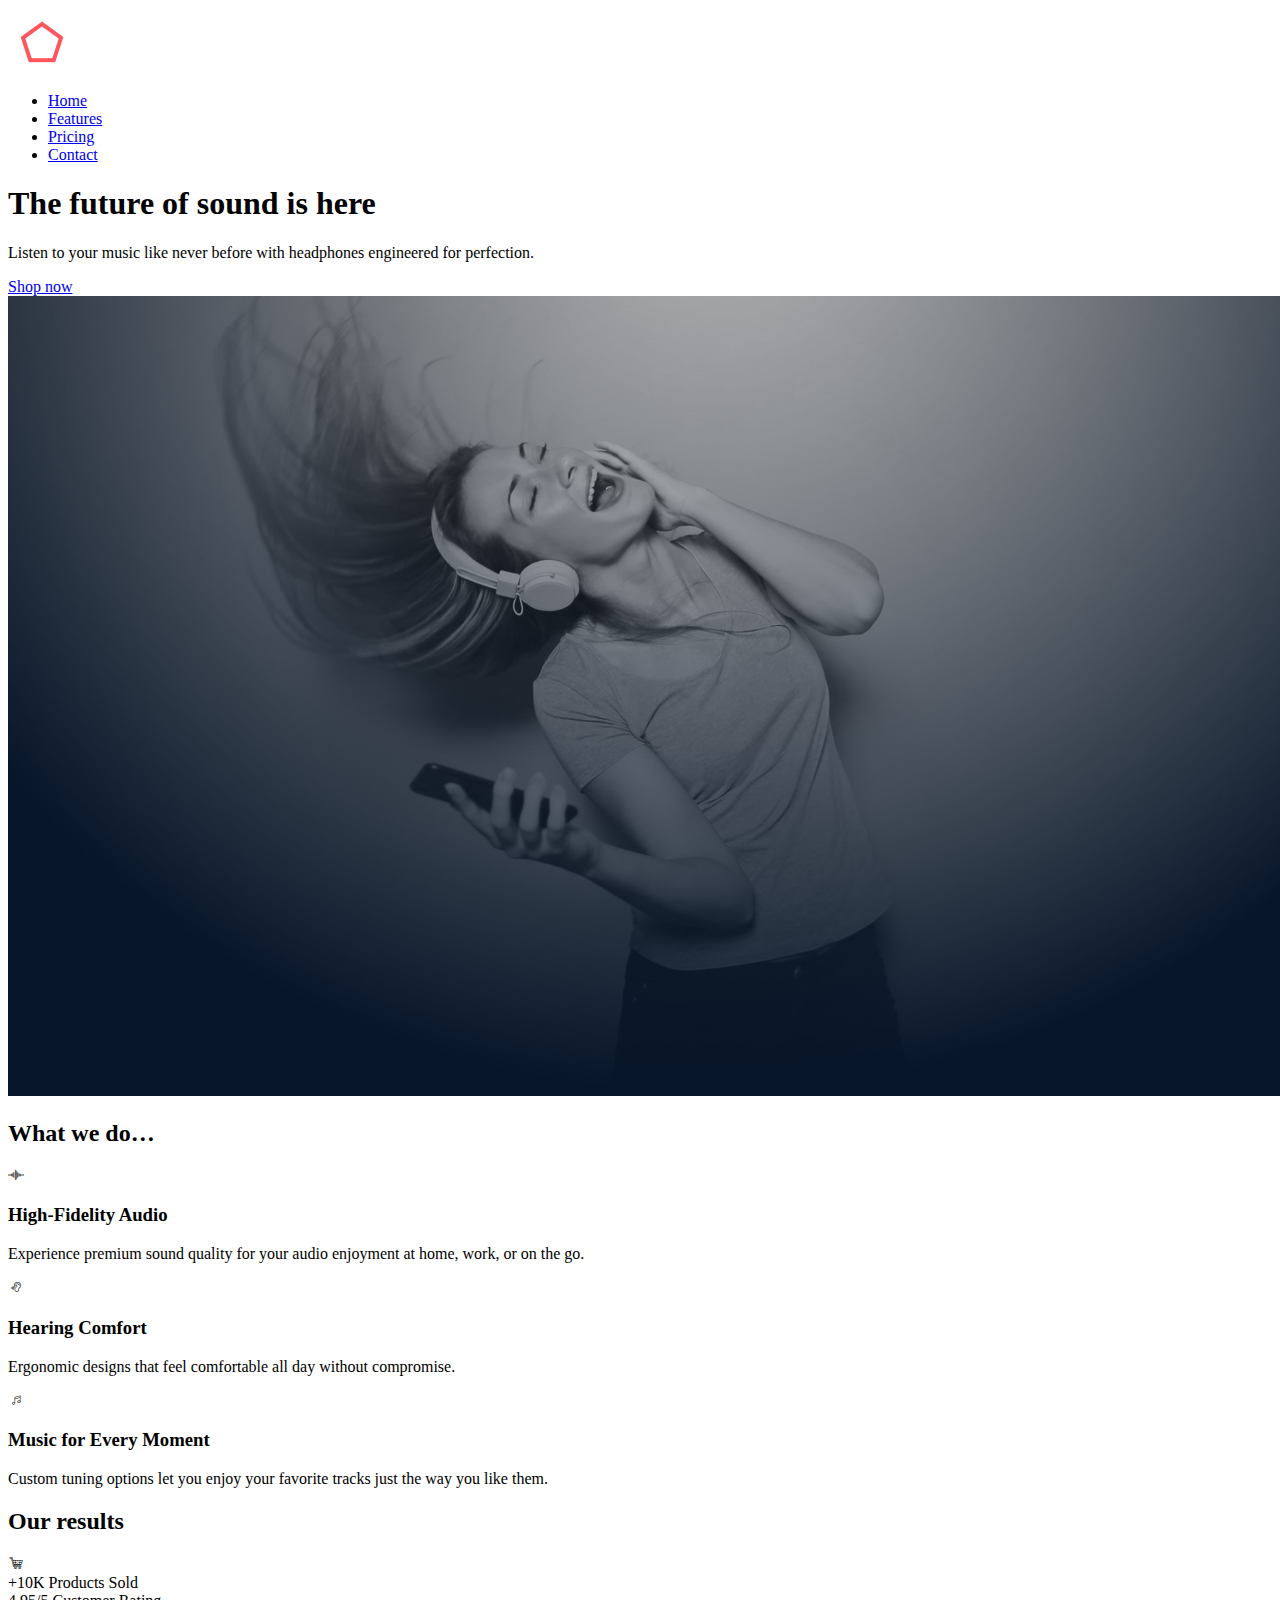
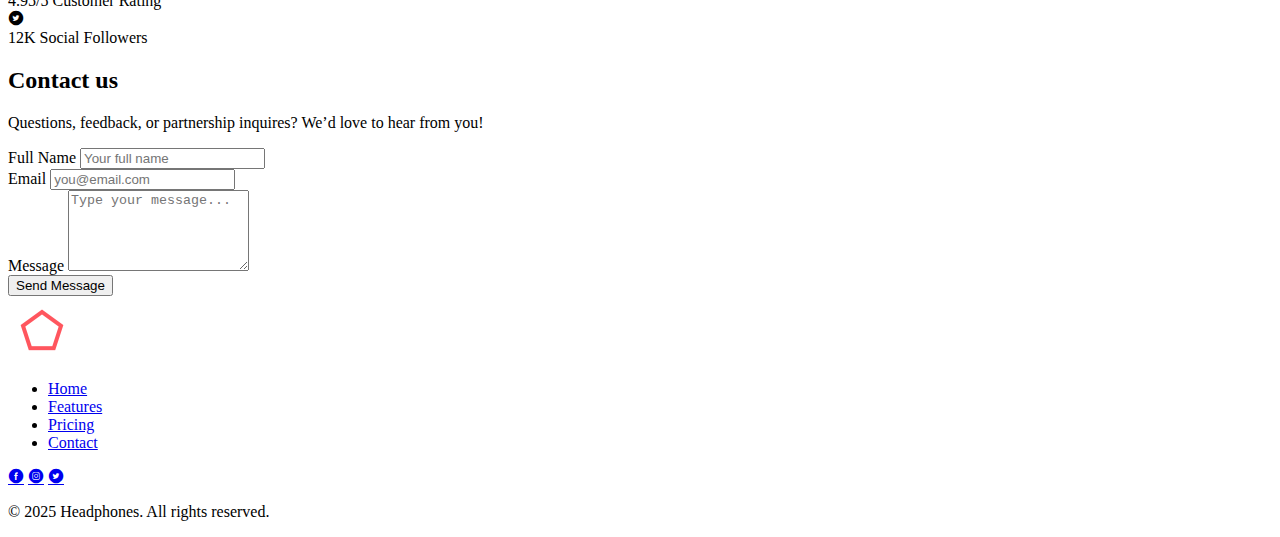
<file: headphones/8-index.html>
<!DOCTYPE html>
<html lang="en">
<head>
  <meta charset="UTF-8">
  <meta name="viewport" content="width=device-width, initial-scale=1.0">
  <title>Headphones Landing</title>
  <link rel="icon" type="image/png" href="images/favicon.png">
  <link rel="stylesheet" href="icons/style.css">
  <link rel="stylesheet" href="8-styles.css">
</head>
<body>
  <header class="site-header">
    <div class="container header-container">
      <a href="#" class="logo">
        <img src="images/logo_headphones.png" alt="Headphones logo">
      </a>
      <nav class="main-nav" id="main-nav">
        <ul>
          <li><a href="#">Home</a></li>
          <li><a href="#">Features</a></li>
          <li><a href="#">Pricing</a></li>
          <li><a href="#">Contact</a></li>
        </ul>
      </nav>
      <button class="menu-toggle holberton_school-icon-menu" id="menu-toggle" aria-label="Open navigation" aria-expanded="false"></button>
    </div>
    <section class="hero">
      <div class="container hero-container">
        <div class="hero-content">
          <h1>The future of sound is here</h1>
          <p>Listen to your music like never before with headphones engineered for perfection.</p>
          <a href="#" class="btn btn-primary">Shop now</a>
        </div>
        <div class="hero-image">
          <img src="images/headphones_hero_1.jpg" alt="Headphones hero">
        </div>
      </div>
    </section>
  </header>
  <section class="features-section">
    <div class="container">
      <h2 class="section-title">What we do…</h2>
      <div class="features-list">
        <div class="feature-block">
          <span class="holberton_school-icon-ic_sound feature-icon"></span>
          <h3 class="feature-title">High-Fidelity Audio</h3>
          <p class="feature-desc">Experience premium sound quality for your audio enjoyment at home, work, or on the go.</p>
        </div>
        <div class="feature-block">
          <span class="holberton_school-icon-ic_hearing feature-icon"></span>
          <h3 class="feature-title">Hearing Comfort</h3>
          <p class="feature-desc">Ergonomic designs that feel comfortable all day without compromise.</p>
        </div>
        <div class="feature-block">
          <span class="holberton_school-icon-ic_music feature-icon"></span>
          <h3 class="feature-title">Music for Every Moment</h3>
          <p class="feature-desc">Custom tuning options let you enjoy your favorite tracks just the way you like them.</p>
        </div>
      </div>
    </div>
  </section>
  <section class="results-section">
    <div class="container">
      <h2 class="section-title">Our results</h2>
      <div class="results-list">
        <div class="result-block">
          <span class="holberton_school-icon-ic_cart result-icon"></span>
          <div class="result-data">
            <span class="result-value">+10K</span>
            <span class="result-label">Products Sold</span>
          </div>
        </div>
        <div class="result-block">
          <span class="holberton_school-icon-ic_star result-icon"></span>
          <div class="result-data">
            <span class="result-value">4.95/5</span>
            <span class="result-label">Customer Rating</span>
          </div>
        </div>
        <div class="result-block">
          <span class="holberton_school-icon-ic_twitter result-icon"></span>
          <div class="result-data">
            <span class="result-value">12K</span>
            <span class="result-label">Social Followers</span>
          </div>
        </div>
      </div>
    </div>
  </section>
  <section class="contact-section">
    <div class="container">
      <h2 class="section-title">Contact us</h2>
      <p class="contact-desc">Questions, feedback, or partnership inquires? We’d love to hear from you!</p>
      <form class="contact-form" action="#" method="post" autocomplete="off" novalidate>
        <div class="form-row">
          <label for="fullname">Full Name</label>
          <input type="text" id="fullname" name="fullname" required placeholder="Your full name">
        </div>
        <div class="form-row">
          <label for="email">Email</label>
          <input type="email" id="email" name="email" required placeholder="you@email.com">
        </div>
        <div class="form-row">
          <label for="message">Message</label>
          <textarea id="message" name="message" rows="5" required placeholder="Type your message..."></textarea>
        </div>
        <button type="submit" class="btn btn-primary">Send Message</button>
      </form>
    </div>
  </section>
  <footer class="site-footer">
    <div class="container footer-main">
      <div class="footer-brand">
        <a href="#" class="logo"><img src="images/logo_headphones.png" alt="Headphones logo"></a>
      </div>
      <nav class="footer-nav">
        <ul>
          <li><a href="#">Home</a></li>
          <li><a href="#">Features</a></li>
          <li><a href="#">Pricing</a></li>
          <li><a href="#">Contact</a></li>
        </ul>
      </nav>
      <div class="footer-social">
        <a href="#" aria-label="Facebook" class="holberton_school-icon-ic_facebook social-icon"></a>
        <a href="#" aria-label="Instagram" class="holberton_school-icon-ic_instagram social-icon"></a>
        <a href="#" aria-label="Twitter" class="holberton_school-icon-ic_twitter social-icon"></a>
      </div>
    </div>
    <div class="container footer-bottom">
      <p>© 2025 Headphones. All rights reserved.</p>
    </div>
  </footer>
  <script src="8-script.js"></script>
</body>
</html>
</file>
<file: css_basic/styles.css>
/* Flexbox layout implementation */

/* Body container - column layout for header, main, footer */
body {
    display: flex;
    flex-direction: column;
    min-height: 100vh;
}

/* Main container - row layout for article and aside */
main {
    display: flex;
    flex-direction: row;
    flex: auto;
}

/* Article takes 2/3 of the width */
article {
    flex: 2;
    overflow-y: auto;
}

/* Aside takes 1/3 of the width */
aside {
    flex: 1;
    overflow-y: auto;
}
</file>
<file: headphones/icons/style.css>
@font-face {
  font-family: 'holberton_school-icon';
  src:  url('fonts/holberton_school-icon.eot?sq4eq4');
  src:  url('fonts/holberton_school-icon.eot?sq4eq4#iefix') format('embedded-opentype'),
    url('fonts/holberton_school-icon.ttf?sq4eq4') format('truetype'),
    url('fonts/holberton_school-icon.woff?sq4eq4') format('woff'),
    url('fonts/holberton_school-icon.svg?sq4eq4#holberton_school-icon') format('svg');
  font-weight: normal;
  font-style: normal;
  font-display: block;
}

[class^="holberton_school-icon-"], [class*=" holberton_school-icon-"] {
  /* use !important to prevent issues with browser extensions that change fonts */
  font-family: 'holberton_school-icon' !important;
  speak: none;
  font-style: normal;
  font-weight: normal;
  font-variant: normal;
  text-transform: none;
  line-height: 1;

  /* Better Font Rendering =========== */
  -webkit-font-smoothing: antialiased;
  -moz-osx-font-smoothing: grayscale;
}

.holberton_school-icon-arrow_1:before {
  content: "\e900";
}
.holberton_school-icon-arrow_2:before {
  content: "\e901";
}
.holberton_school-icon-arrow_3:before {
  content: "\e902";
}
.holberton_school-icon-arrow_4:before {
  content: "\e903";
}
.holberton_school-icon-arrow_5:before {
  content: "\e904";
}
.holberton_school-icon-check:before {
  content: "\e905";
}
.holberton_school-icon-ic_bag:before {
  content: "\e906";
}
.holberton_school-icon-ic_cart:before {
  content: "\e907";
}
.holberton_school-icon-ic_facebook:before {
  content: "\e908";
}
.holberton_school-icon-ic_hearing:before {
  content: "\e909";
}
.holberton_school-icon-ic_instagram:before {
  content: "\e90a";
}
.holberton_school-icon-ic_laptop:before {
  content: "\e90b";
}
.holberton_school-icon-ic_money:before {
  content: "\e90c";
}
.holberton_school-icon-ic_music:before {
  content: "\e90d";
}
.holberton_school-icon-ic_sound:before {
  content: "\e90e";
}
.holberton_school-icon-ic_twitter:before {
  content: "\e90f";
}
.holberton_school-icon-ic_video:before {
  content: "\e910";
}
.holberton_school-icon-menu:before {
  content: "\e911";
}
.holberton_school-icon-search_1:before {
  content: "\e912";
}
.holberton_school-icon-search_2:before {
  content: "\e913";
}
.holberton_school-icon-star:before {
  content: "\e914";
}
</file>
<file: headphones/4-styles.css>
/* 4-styles.css - Headphones landing page, FINAL */

/* Footer Section */
.site-footer {
  background: #161616;
  color: #fff;
  padding: 0 0 0 0;
  font-size: 1rem;
}
.footer-main {
  display: flex;
  align-items: center;
  justify-content: space-between;
  gap: 20px;
  padding: 38px 0 22px 0;
  flex-wrap: wrap;
}
.footer-brand .logo img {
  height: 32px;
  vertical-align: middle;
}
.footer-nav ul {
  display: flex;
  gap: 36px;
  list-style: none;
  padding: 0;
  margin: 0;
}
.footer-nav a {
  color: #fff;
  text-decoration: none;
  font-size: 1rem;
  transition: color 0.2s;
  opacity: 0.88;
}
.footer-nav a:hover,
.footer-nav a:active {
  color: var(--color-primary);
  opacity: 1;
}
.footer-social {
  display: flex;
  gap: 22px;
}
.social-icon {
  font-size: 1.5rem;
  color: #fff;
  opacity: 0.87;
  transition: color 0.2s, opacity 0.18s;
  text-decoration: none;
  display: inline-block;
}
.social-icon:hover,
.social-icon:active {
  color: var(--color-primary);
  opacity: 1;
}
.footer-bottom {
  border-top: 1px solid #242424;
  text-align: center;
  padding: 18px 0 12px 0;
  font-size: 0.97rem;
  color: #bbbbbb;
  opacity: 0.83;
}
@media (max-width: 800px) {
  .footer-main {
    flex-direction: column;
    align-items: flex-start;
    padding: 24px 0 13px 0;
    gap: 15px;
  }
  .footer-nav ul {
    gap: 16px;
  }
  .footer-social {
    gap: 13px;
  }
}
@media (max-width: 480px) {
  .footer-main {
    align-items: stretch;
    gap: 8px;
    padding: 12px 0 9px 0;
  }
  .footer-brand {
    margin-bottom: 12px;
  }
  .footer-nav ul {
    flex-direction: column;
    align-items: flex-start;
    gap: 3px;
  }
  .footer-bottom {
    font-size: 0.9rem;
    padding: 10px 0 7px 0;
  }
}
</file>
<file: headphones/6-styles.css>
/* 6-styles.css - Headphones landing page, CSS pentagon for results */
/* Pentagon shape for Results Section */
.pentagon {
  display: inline-block;
  width: 64px;
  height: 64px;
  background: var(--color-primary);
  clip-path: polygon(50% 0%, 100% 38%, 82% 100%, 18% 100%, 0% 38%);
  margin-bottom: 18px;
  transition: background 0.17s;
  box-shadow: 0 4px 8px rgba(255,101,101,0.13);
}
.pentagon-alt {
  background: #36d895;
}
.pentagon-accent {
  background: #ffbe55;
}
/* Adjust position in results */
.result-block {
  align-items: center;
}
@media (max-width: 800px) {
  .pentagon {
    width: 48px;
    height: 48px;
  }
}
@media (max-width: 480px) {
  .pentagon {
    width: 38px;
    height: 38px;
  }
}
</file>
<file: headphones/7-styles.css>
/* 7-styles.css - Headphones landing page, with fun animations */
/* ---- Fun Animations for Features & Results ---- */
/* Features bounce in always & pulse-icons on hover */
.feature-block {
  animation: bounceIn 1.18s cubic-bezier(.32,1.56,.77,.88);
  transition: transform 0.24s cubic-bezier(.32,2,.65,.8),
              box-shadow 0.18s, filter 0.18s;
}
.feature-block:hover {
  transform: scale(1.08) rotate(-2deg);
  box-shadow: 0 8px 32px rgba(255,101,101,0.14);
  filter: brightness(1.07) saturate(110%);
  z-index: 1;
}
.feature-block .feature-icon {
  transition: transform 0.28s cubic-bezier(.39,1.61,.53,.97);
}
.feature-block:hover .feature-icon {
  animation: pulse 0.58s 1;
  transform: scale(1.22) rotate(-10deg);
}
@keyframes bounceIn {
  0% { opacity:0; transform: scale(0.7) translateY(42px); }
  50% { opacity:1; transform: scale(1.09) translateY(-10px); }
  65% { transform: scale(0.97) translateY(3px) rotate(-3deg); }
  85% { transform: scale(1.04) translateY(-2px) rotate(2deg); }
  100% { opacity:1; transform: scale(1) translateY(0); }
}
@keyframes pulse {
  0% { transform: scale(1); }
  40% { transform: scale(1.22) rotate(-12deg); }
  70% { transform: scale(0.95) rotate(7deg); }
  100% { transform: scale(1); }
}
/* Results perpetual floating and scale on hover */
.result-block {
  animation: floatUp 3.1s ease-in-out infinite alternate;
  transition: transform 0.18s cubic-bezier(.32,2,.65,.8),
    box-shadow 0.12s, filter 0.14s;
}
.result-block:hover {
  transform: scale(1.09) rotate(2deg);
  box-shadow: 0 12px 36px rgba(255,101,101,0.18);
  filter: brightness(1.04) saturate(120%);
  z-index: 2;
}
.result-block .result-icon {
  transition: transform 0.28s cubic-bezier(.43,1.41,.51,.98);
}
.result-block:hover .result-icon {
  transform: scale(1.18) rotate(8deg);
  animation: spinIcon 0.64s 1 linear;
}
@keyframes floatUp {
  from { transform: translateY(0); }
  50% { transform: translateY(-17px) scale(0.975) rotate(-2deg); }
  to { transform: translateY(0); }
}
@keyframes spinIcon {
  0% { transform: rotate(0deg); }
  70% { transform: rotate(34deg) scale(1.13); }
  100% { transform: rotate(0deg) scale(1.18); }
}
</file>
<file: headphones/8-styles.css>
/* 8-styles.css - Responsive hamburger menu with animation */
/* Hamburger (Menu) CSS */
.menu-toggle {
  display: none;
  background: none;
  border: none;
  font-size: 2.4rem;
  color: var(--color-primary);
  cursor: pointer;
  z-index: 100;
  transition: opacity 0.2s, color 0.2s;
  margin-left: 20px;
}
.menu-toggle:focus {
  outline: 2px solid var(--color-primary);
}
@media (max-width: 480px) {
  .menu-toggle {
    display: block;
  }
  .main-nav {
    position: absolute;
    left: 0; right: 0; top: 64px;
    background: #fff;
    box-shadow: 0 8px 32px rgba(0,0,0,0.11);
    transform: translateY(-100%);
    opacity: 0;
    visibility: hidden;
    pointer-events: none;
    transition: transform 0.37s cubic-bezier(.98,.07,.16,1.1), opacity 0.2s;
    padding: 24px 0 12px 0;
  }
  .main-nav.open {
    transform: translateY(0);
    opacity: 1;
    visibility: visible;
    pointer-events: auto;
  }
  .main-nav ul {
    flex-direction: column;
    align-items: center;
    gap: 20px;
    font-size: 1.1rem;
  }
  .header-container {
    position: relative;
    z-index: 5;
  }
}
</file>
<file: css_basic/base.css>
/* Base styles for the website */

/* Reset default margins and padding */
* {
    margin: 0;
    padding: 0;
    box-sizing: border-box;
}

/* Set base font and line height */
body {
    font-family: Arial, sans-serif;
    line-height: 1.6;
    color: #333;
    background-color: #f4f4f4;
}

/* Header styles */
header {
    background-color: #333;
    color: white;
    padding: 1rem;
}

header ul {
    list-style: none;
    display: flex;
    gap: 1rem;
}

header a {
    color: white;
    text-decoration: none;
    padding: 0.5rem 1rem;
    border-radius: 4px;
    transition: background-color 0.3s;
}

header a:hover {
    background-color: #555;
}

/* Main content */
main {
    max-width: 800px;
    margin: 2rem auto;
    padding: 0 1rem;
    background-color: white;
    border-radius: 8px;
    box-shadow: 0 2px 10px rgba(0,0,0,0.1);
}

article {
    padding: 2rem;
}

/* Typography */
h1, h2, h3 {
    margin-bottom: 1rem;
    color: #2c3e50;
}

h1 {
    font-size: 2.5rem;
    border-bottom: 3px solid #3498db;
    padding-bottom: 0.5rem;
}

h2 {
    font-size: 2rem;
    color: #34495e;
}

h3 {
    font-size: 1.5rem;
    color: #7f8c8d;
}

p {
    margin-bottom: 1rem;
    font-size: 1.1rem;
}

/* Links */
a {
    color: #3498db;
    text-decoration: none;
}

a:hover {
    text-decoration: underline;
}

/* Images */
img {
    max-width: 100%;
    height: auto;
    border-radius: 8px;
    margin: 1rem 0;
}

/* Aside */
aside {
    background-color: #ecf0f1;
    padding: 1rem;
    margin: 1rem 0;
    border-left: 4px solid #3498db;
    font-style: italic;
}

/* Footer */
footer {
    background-color: #2c3e50;
    color: white;
    text-align: center;
    padding: 1rem;
    margin-top: 2rem;
}

footer a {
    color: #3498db;
}

/* Blockquotes for tweets */
blockquote {
    border-left: 4px solid #3498db;
    padding-left: 1rem;
    margin: 1rem 0;
    background-color: #f8f9fa;
    padding: 1rem;
    border-radius: 4px;
}

/* Responsive design */
@media (max-width: 768px) {
    main {
        margin: 1rem;
        padding: 0;
    }
    
    article {
        padding: 1rem;
    }
    
    h1 {
        font-size: 2rem;
    }
    
    header ul {
        flex-direction: column;
        gap: 0.5rem;
    }
}
</file>
<file: headphones/0-styles.css>
/* 0-styles.css - Headphones landing page */
/* CSS Reset */
* {
  margin: 0;
  padding: 0;
  box-sizing: border-box;
}

:root {
  --color-primary: #FF6565;
  --color-bg: #fff;
  --color-text: #161616;
  --color-btn: #FF6565;
  --color-btn-text: #fff;
  --color-link: #FF6565;
  --font-main: 'Segoe UI', 'Helvetica Neue', Arial, sans-serif;
  --max-width: 1000px;
  --header-height: 80px;
}

body {
  font-family: var(--font-main);
  background: var(--color-bg);
  color: var(--color-text);
  line-height: 1.7;
}

.container {
  max-width: var(--max-width);
  margin: 0 auto;
  padding: 0 24px;
}

.site-header {
  background: var(--color-bg);
  box-shadow: 0 2px 8px rgba(0,0,0,0.03);
}

.header-container {
  display: flex;
  align-items: center;
  height: var(--header-height);
  justify-content: space-between;
}
.logo img {
  height: 40px;
}
.main-nav ul {
  list-style: none;
  display: flex;
  gap: 32px;
}
.main-nav a {
  text-decoration: none;
  color: var(--color-text);
  font-size: 1rem;
  transition: color 0.2s;
}
.main-nav a:hover,
.main-nav a:active {
  color: var(--color-link);
}
.hero {
  background: linear-gradient(90deg, #FFF 60%, #FFE5E5 100%);
  padding: 64px 0 48px 0;
}
.hero-container {
  display: flex;
  align-items: center;
  justify-content: space-between;
  gap: 32px;
}
.hero-content {
  max-width: 480px;
}
.hero-content h1 {
  font-size: 2.8rem;
  margin-bottom: 16px;
  font-weight: bold;
}
.hero-content p {
  margin-bottom: 24px;
  color: #444;
  font-size: 1.25rem;
}
.btn.btn-primary {
  background: var(--color-btn);
  color: var(--color-btn-text);
  padding: 16px 40px;
  border-radius: 40px;
  font-size: 1.1rem;
  font-weight: 600;
  text-decoration: none;
  box-shadow: 0 4px 12px rgba(255,101,101,0.12);
  transition: opacity 0.2s;
  display: inline-block;
  border: none;
  cursor: pointer;
}
.btn.btn-primary:hover,
.btn.btn-primary:active {
  opacity: 0.9;
}
.hero-image {
  flex: 1;
  text-align: right;
}
.hero-image img {
  max-width: 400px;
  width: 100%;
  height: auto;
  border-radius: 24px;
  box-shadow: 0 8px 32px rgba(0,0,0,0.08);
}
@media (max-width: 480px) {
  .container {
    padding: 0 10px;
  }
  .header-container, .hero-container {
    flex-direction: column;
    align-items: flex-start;
    gap: 20px;
  }
  .main-nav ul {
    flex-direction: column;
    gap: 12px;
  }
  .hero {
    padding: 32px 0 24px 0;
  }
  .hero-image {
    text-align: center;
    width: 100%;
  }
  .hero-image img {
    max-width: 100%;
    border-radius: 16px;
  }
}
</file>
<file: headphones/1-styles.css>
/* 1-styles.css - Headphones landing page, Task 2 */
/* CSS Reset */
* {
  margin: 0;
  padding: 0;
  box-sizing: border-box;
}

:root {
  --color-primary: #FF6565;
  --color-bg: #fff;
  --color-text: #161616;
  --color-btn: #FF6565;
  --color-btn-text: #fff;
  --color-link: #FF6565;
  --font-main: 'Segoe UI', 'Helvetica Neue', Arial, sans-serif;
  --max-width: 1000px;
  --header-height: 80px;
}

body {
  font-family: var(--font-main);
  background: var(--color-bg);
  color: var(--color-text);
  line-height: 1.7;
}

.container {
  max-width: var(--max-width);
  margin: 0 auto;
  padding: 0 24px;
}

.site-header {
  background: var(--color-bg);
  box-shadow: 0 2px 8px rgba(0,0,0,0.03);
}

.header-container {
  display: flex;
  align-items: center;
  height: var(--header-height);
  justify-content: space-between;
}
.logo img {
  height: 40px;
}
.main-nav ul {
  list-style: none;
  display: flex;
  gap: 32px;
}
.main-nav a {
  text-decoration: none;
  color: var(--color-text);
  font-size: 1rem;
  transition: color 0.2s;
}
.main-nav a:hover,
.main-nav a:active {
  color: var(--color-link);
}
.hero {
  background: linear-gradient(90deg, #FFF 60%, #FFE5E5 100%);
  padding: 64px 0 48px 0;
}
.hero-container {
  display: flex;
  align-items: center;
  justify-content: space-between;
  gap: 32px;
}
.hero-content {
  max-width: 480px;
}
.hero-content h1 {
  font-size: 2.8rem;
  margin-bottom: 16px;
  font-weight: bold;
}
.hero-content p {
  margin-bottom: 24px;
  color: #444;
  font-size: 1.25rem;
}
.btn.btn-primary {
  background: var(--color-btn);
  color: var(--color-btn-text);
  padding: 16px 40px;
  border-radius: 40px;
  font-size: 1.1rem;
  font-weight: 600;
  text-decoration: none;
  box-shadow: 0 4px 12px rgba(255,101,101,0.12);
  transition: opacity 0.2s;
  display: inline-block;
  border: none;
  cursor: pointer;
}
.btn.btn-primary:hover,
.btn.btn-primary:active {
  opacity: 0.9;
}
.hero-image {
  flex: 1;
  text-align: right;
}
.hero-image img {
  max-width: 400px;
  width: 100%;
  height: auto;
  border-radius: 24px;
  box-shadow: 0 8px 32px rgba(0,0,0,0.08);
}
/* Features Section */
.features-section {
  background: #fafbfc;
  padding: 64px 0;
}
.section-title {
  text-align: center;
  font-size: 2.2rem;
  margin-bottom: 40px;
  font-weight: bold;
  color: var(--color-text);
}
.features-list {
  display: flex;
  justify-content: space-between;
  gap: 36px;
  flex-wrap: wrap;
}
.feature-block {
  flex: 1 1 0;
  min-width: 220px;
  max-width: 320px;
  background: #fff;
  border-radius: 16px;
  box-shadow: 0 2px 14px rgba(0,0,0,0.04);
  padding: 32px 24px 28px 24px;
  text-align: center;
  transition: box-shadow 0.15s;
}
.feature-block:hover {
  box-shadow: 0 4px 24px rgba(255,101,101,0.09);
}
.feature-icon {
  display: inline-block;
  font-size: 3.4rem;
  color: var(--color-primary);
  margin-bottom: 18px;
}
.feature-title {
  font-size: 1.2rem;
  font-weight: 600;
  margin-bottom: 10px;
}
.feature-desc {
  color: #444;
  font-size: 1rem;
}
@media (max-width: 800px) {
  .features-list {
    flex-direction: column;
    gap: 20px;
    align-items: center;
  }
  .feature-block {
    max-width: 400px;
    width: 100%;
  }
}
@media (max-width: 480px) {
  .container {
    padding: 0 10px;
  }
  .header-container, .hero-container {
    flex-direction: column;
    align-items: flex-start;
    gap: 20px;
  }
  .main-nav ul {
    flex-direction: column;
    gap: 12px;
  }
  .hero {
    padding: 32px 0 24px 0;
  }
  .hero-image {
    text-align: center;
    width: 100%;
  }
  .hero-image img {
    max-width: 100%;
    border-radius: 16px;
  }
  .features-section {
    padding: 32px 0;
  }
  .section-title {
    font-size: 1.35rem;
  }
  .feature-block {
    padding: 24px 10px 20px 10px;
  }
  .feature-icon {
    font-size: 2.2rem;
  }
}
</file>
<file: headphones/2-styles.css>
/* 2-styles.css - Headphones landing page, Task 3 */
/* CSS Reset */
* {
  margin: 0;
  padding: 0;
  box-sizing: border-box;
}

:root {
  --color-primary: #FF6565;
  --color-bg: #fff;
  --color-text: #161616;
  --color-btn: #FF6565;
  --color-btn-text: #fff;
  --color-link: #FF6565;
  --font-main: 'Segoe UI', 'Helvetica Neue', Arial, sans-serif;
  --max-width: 1000px;
  --header-height: 80px;
}

body {
  font-family: var(--font-main);
  background: var(--color-bg);
  color: var(--color-text);
  line-height: 1.7;
}

.container {
  max-width: var(--max-width);
  margin: 0 auto;
  padding: 0 24px;
}

.site-header {
  background: var(--color-bg);
  box-shadow: 0 2px 8px rgba(0,0,0,0.03);
}

.header-container {
  display: flex;
  align-items: center;
  height: var(--header-height);
  justify-content: space-between;
}
.logo img {
  height: 40px;
}
.main-nav ul {
  list-style: none;
  display: flex;
  gap: 32px;
}
.main-nav a {
  text-decoration: none;
  color: var(--color-text);
  font-size: 1rem;
  transition: color 0.2s;
}
.main-nav a:hover,
.main-nav a:active {
  color: var(--color-link);
}
.hero {
  background: linear-gradient(90deg, #FFF 60%, #FFE5E5 100%);
  padding: 64px 0 48px 0;
}
.hero-container {
  display: flex;
  align-items: center;
  justify-content: space-between;
  gap: 32px;
}
.hero-content {
  max-width: 480px;
}
.hero-content h1 {
  font-size: 2.8rem;
  margin-bottom: 16px;
  font-weight: bold;
}
.hero-content p {
  margin-bottom: 24px;
  color: #444;
  font-size: 1.25rem;
}
.btn.btn-primary {
  background: var(--color-btn);
  color: var(--color-btn-text);
  padding: 16px 40px;
  border-radius: 40px;
  font-size: 1.1rem;
  font-weight: 600;
  text-decoration: none;
  box-shadow: 0 4px 12px rgba(255,101,101,0.12);
  transition: opacity 0.2s;
  display: inline-block;
  border: none;
  cursor: pointer;
}
.btn.btn-primary:hover,
.btn.btn-primary:active {
  opacity: 0.9;
}
.hero-image {
  flex: 1;
  text-align: right;
}
.hero-image img {
  max-width: 400px;
  width: 100%;
  height: auto;
  border-radius: 24px;
  box-shadow: 0 8px 32px rgba(0,0,0,0.08);
}
/* Features Section (reused from previous task) */
.features-section {
  background: #fafbfc;
  padding: 64px 0;
}
.section-title {
  text-align: center;
  font-size: 2.2rem;
  margin-bottom: 40px;
  font-weight: bold;
  color: var(--color-text);
}
.features-list {
  display: flex;
  justify-content: space-between;
  gap: 36px;
  flex-wrap: wrap;
}
.feature-block {
  flex: 1 1 0;
  min-width: 220px;
  max-width: 320px;
  background: #fff;
  border-radius: 16px;
  box-shadow: 0 2px 14px rgba(0,0,0,0.04);
  padding: 32px 24px 28px 24px;
  text-align: center;
  transition: box-shadow 0.15s;
}
.feature-block:hover {
  box-shadow: 0 4px 24px rgba(255,101,101,0.09);
}
.feature-icon {
  display: inline-block;
  font-size: 3.4rem;
  color: var(--color-primary);
  margin-bottom: 18px;
}
.feature-title {
  font-size: 1.2rem;
  font-weight: 600;
  margin-bottom: 10px;
}
.feature-desc {
  color: #444;
  font-size: 1rem;
}
@media (max-width: 800px) {
  .features-list {
    flex-direction: column;
    gap: 20px;
    align-items: center;
  }
  .feature-block {
    max-width: 400px;
    width: 100%;
  }
}
@media (max-width: 480px) {
  .container {
    padding: 0 10px;
  }
  .header-container, .hero-container {
    flex-direction: column;
    align-items: flex-start;
    gap: 20px;
  }
  .main-nav ul {
    flex-direction: column;
    gap: 12px;
  }
  .hero {
    padding: 32px 0 24px 0;
  }
  .hero-image {
    text-align: center;
    width: 100%;
  }
  .hero-image img {
    max-width: 100%;
    border-radius: 16px;
  }
  .features-section {
    padding: 32px 0;
  }
  .section-title {
    font-size: 1.35rem;
  }
  .feature-block {
    padding: 24px 10px 20px 10px;
  }
  .feature-icon {
    font-size: 2.2rem;
  }
}
/* Our Results Section */
.results-section {
  background: #fff0f0;
  padding: 64px 0;
}
.results-list {
  display: flex;
  justify-content: space-between;
  align-items: flex-start;
  gap: 36px;
  flex-wrap: wrap;
}
.result-block {
  flex: 1 1 0;
  min-width: 200px;
  max-width: 320px;
  background: #fff;
  border-radius: 16px;
  box-shadow: 0 8px 20px rgba(255,101,101,0.08);
  padding: 32px 18px;
  text-align: center;
  display: flex;
  flex-direction: column;
  align-items: center;
  transition: box-shadow 0.15s;
}
.result-block:hover {
  box-shadow: 0 10px 32px rgba(255,101,101,0.14);
}
.result-icon {
  font-size: 2.6rem;
  color: var(--color-primary);
  margin-bottom: 18px;
}
.result-value {
  font-size: 2.7rem;
  font-weight: bold;
  color: var(--color-text);
  margin-bottom: 10px;
  display: block;
}
.result-label {
  font-size: 1.1rem;
  color: #555;
}
@media (max-width: 800px) {
  .results-list {
    flex-direction: column;
    gap: 20px;
    align-items: center;
  }
  .result-block {
    max-width: 400px;
    width: 100%;
  }
}
@media (max-width: 480px) {
  .results-section {
    padding: 32px 0;
  }
  .result-block {
    padding: 18px 8px;
  }
  .result-icon {
    font-size: 1.5rem;
  }
  .result-value {
    font-size: 1.5rem;
  }
  .result-label {
    font-size: 1rem;
  }
}
</file>
<file: headphones/3-styles.css>
/* 3-styles.css - Headphones landing page, Task 4 */
/* CSS Reset */
* {
  margin: 0;
  padding: 0;
  box-sizing: border-box;
}

:root {
  --color-primary: #FF6565;
  --color-bg: #fff;
  --color-text: #161616;
  --color-btn: #FF6565;
  --color-btn-text: #fff;
  --color-link: #FF6565;
  --font-main: 'Segoe UI', 'Helvetica Neue', Arial, sans-serif;
  --max-width: 1000px;
  --header-height: 80px;
}

body {
  font-family: var(--font-main);
  background: var(--color-bg);
  color: var(--color-text);
  line-height: 1.7;
}

.container {
  max-width: var(--max-width);
  margin: 0 auto;
  padding: 0 24px;
}

.site-header {
  background: var(--color-bg);
  box-shadow: 0 2px 8px rgba(0,0,0,0.03);
}

.header-container {
  display: flex;
  align-items: center;
  height: var(--header-height);
  justify-content: space-between;
}
.logo img {
  height: 40px;
}
.main-nav ul {
  list-style: none;
  display: flex;
  gap: 32px;
}
.main-nav a {
  text-decoration: none;
  color: var(--color-text);
  font-size: 1rem;
  transition: color 0.2s;
}
.main-nav a:hover,
.main-nav a:active {
  color: var(--color-link);
}
.hero {
  background: linear-gradient(90deg, #FFF 60%, #FFE5E5 100%);
  padding: 64px 0 48px 0;
}
.hero-container {
  display: flex;
  align-items: center;
  justify-content: space-between;
  gap: 32px;
}
.hero-content {
  max-width: 480px;
}
.hero-content h1 {
  font-size: 2.8rem;
  margin-bottom: 16px;
  font-weight: bold;
}
.hero-content p {
  margin-bottom: 24px;
  color: #444;
  font-size: 1.25rem;
}
.btn.btn-primary {
  background: var(--color-btn);
  color: var(--color-btn-text);
  padding: 16px 40px;
  border-radius: 40px;
  font-size: 1.1rem;
  font-weight: 600;
  text-decoration: none;
  box-shadow: 0 4px 12px rgba(255,101,101,0.12);
  transition: opacity 0.2s;
  display: inline-block;
  border: none;
  cursor: pointer;
}
.btn.btn-primary:hover,
.btn.btn-primary:active {
  opacity: 0.9;
}
.hero-image {
  flex: 1;
  text-align: right;
}
.hero-image img {
  max-width: 400px;
  width: 100%;
  height: auto;
  border-radius: 24px;
  box-shadow: 0 8px 32px rgba(0,0,0,0.08);
}
/* Features Section (reused from previous task) */
.features-section {
  background: #fafbfc;
  padding: 64px 0;
}
.section-title {
  text-align: center;
  font-size: 2.2rem;
  margin-bottom: 40px;
  font-weight: bold;
  color: var(--color-text);
}
.features-list {
  display: flex;
  justify-content: space-between;
  gap: 36px;
  flex-wrap: wrap;
}
.feature-block {
  flex: 1 1 0;
  min-width: 220px;
  max-width: 320px;
  background: #fff;
  border-radius: 16px;
  box-shadow: 0 2px 14px rgba(0,0,0,0.04);
  padding: 32px 24px 28px 24px;
  text-align: center;
  transition: box-shadow 0.15s;
}
.feature-block:hover {
  box-shadow: 0 4px 24px rgba(255,101,101,0.09);
}
.feature-icon {
  display: inline-block;
  font-size: 3.4rem;
  color: var(--color-primary);
  margin-bottom: 18px;
}
.feature-title {
  font-size: 1.2rem;
  font-weight: 600;
  margin-bottom: 10px;
}
.feature-desc {
  color: #444;
  font-size: 1rem;
}
/* Our Results Section */
.results-section {
  background: #fff0f0;
  padding: 64px 0;
}
.results-list {
  display: flex;
  justify-content: space-between;
  align-items: flex-start;
  gap: 36px;
  flex-wrap: wrap;
}
.result-block {
  flex: 1 1 0;
  min-width: 200px;
  max-width: 320px;
  background: #fff;
  border-radius: 16px;
  box-shadow: 0 8px 20px rgba(255,101,101,0.08);
  padding: 32px 18px;
  text-align: center;
  display: flex;
  flex-direction: column;
  align-items: center;
  transition: box-shadow 0.15s;
}
.result-block:hover {
  box-shadow: 0 10px 32px rgba(255,101,101,0.14);
}
.result-icon {
  font-size: 2.6rem;
  color: var(--color-primary);
  margin-bottom: 18px;
}
.result-value {
  font-size: 2.7rem;
  font-weight: bold;
  color: var(--color-text);
  margin-bottom: 10px;
  display: block;
}
.result-label {
  font-size: 1.1rem;
  color: #555;
}
/* Contact Section */
.contact-section {
  background: #fff;
  padding: 64px 0 56px 0;
}
.contact-desc {
  text-align: center;
  margin-bottom: 36px;
  color: #444;
  font-size: 1.1rem;
}
.contact-form {
  max-width: 420px;
  margin: 0 auto;
  background: #fafbfd;
  border-radius: 16px;
  box-shadow: 0 2px 16px rgba(255,101,101,0.09);
  padding: 36px 32px 32px 32px;
  display: flex;
  flex-direction: column;
  gap: 22px;
}
.form-row {
  display: flex;
  flex-direction: column;
  gap: 7px;
}
.form-row label {
  font-weight: 600;
  color: var(--color-text);
  margin-bottom: 2px;
}
.form-row input, .form-row textarea {
  font-family: inherit;
  font-size: 1rem;
  border: 1.5px solid #e2e6ea;
  border-radius: 7px;
  padding: 12px 14px;
  transition: border-color 0.2s, box-shadow 0.2s;
  background: #fff;
  color: var(--color-text);
  outline: none;
}
.form-row input:focus, .form-row textarea:focus {
  border-color: var(--color-primary);
  box-shadow: 0 0 3px 1px rgba(255,101,101,0.20);
}
.form-row input:valid:not(:placeholder-shown),
.form-row textarea:valid:not(:placeholder-shown) {
  border-color: #36d895;
}
.form-row input:invalid:not(:focus):not(:placeholder-shown),
.form-row textarea:invalid:not(:focus):not(:placeholder-shown) {
  border-color: #ff6565;
  background: #fff4f6;
}
.contact-form .btn {
  font-size: 1.1rem;
  padding: 16px 0;
  width: 100%;
  border-radius: 11px;
  letter-spacing: 0.02em;
  margin-top: 10px;
  box-shadow: 0 4px 10px rgba(255,101,101,0.14);
  transition: opacity 0.2s;
}
.contact-form .btn:hover, .contact-form .btn:active {
  opacity: 0.93;
}
@media (max-width: 800px) {
  .features-list {
    flex-direction: column;
    gap: 20px;
    align-items: center;
  }
  .feature-block {
    max-width: 400px;
    width: 100%;
  }
  .results-list {
    flex-direction: column;
    gap: 20px;
    align-items: center;
  }
  .result-block {
    max-width: 400px;
    width: 100%;
  }
  .contact-form {
    padding: 24px 10px;
  }
}
@media (max-width: 480px) {
  .container {
    padding: 0 10px;
  }
  .header-container, .hero-container {
    flex-direction: column;
    align-items: flex-start;
    gap: 20px;
  }
  .main-nav ul {
    flex-direction: column;
    gap: 12px;
  }
  .hero {
    padding: 32px 0 24px 0;
  }
  .hero-image {
    text-align: center;
    width: 100%;
  }
  .hero-image img {
    max-width: 100%;
    border-radius: 16px;
  }
  .features-section {
    padding: 32px 0;
  }
  .section-title {
    font-size: 1.35rem;
  }
  .feature-block {
    padding: 24px 10px 20px 10px;
  }
  .feature-icon {
    font-size: 2.2rem;
  }
  .results-section {
    padding: 32px 0;
  }
  .result-block {
    padding: 18px 8px;
  }
  .result-icon {
    font-size: 1.5rem;
  }
  .result-value {
    font-size: 1.5rem;
  }
  .result-label {
    font-size: 1rem;
  }
  .contact-section {
    padding: 36px 0 16px 0;
  }
  .contact-form {
    max-width: 100%;
    padding: 14px 4px;
  }
  .contact-desc {
    font-size: 0.99rem;
  }
}
</file>
